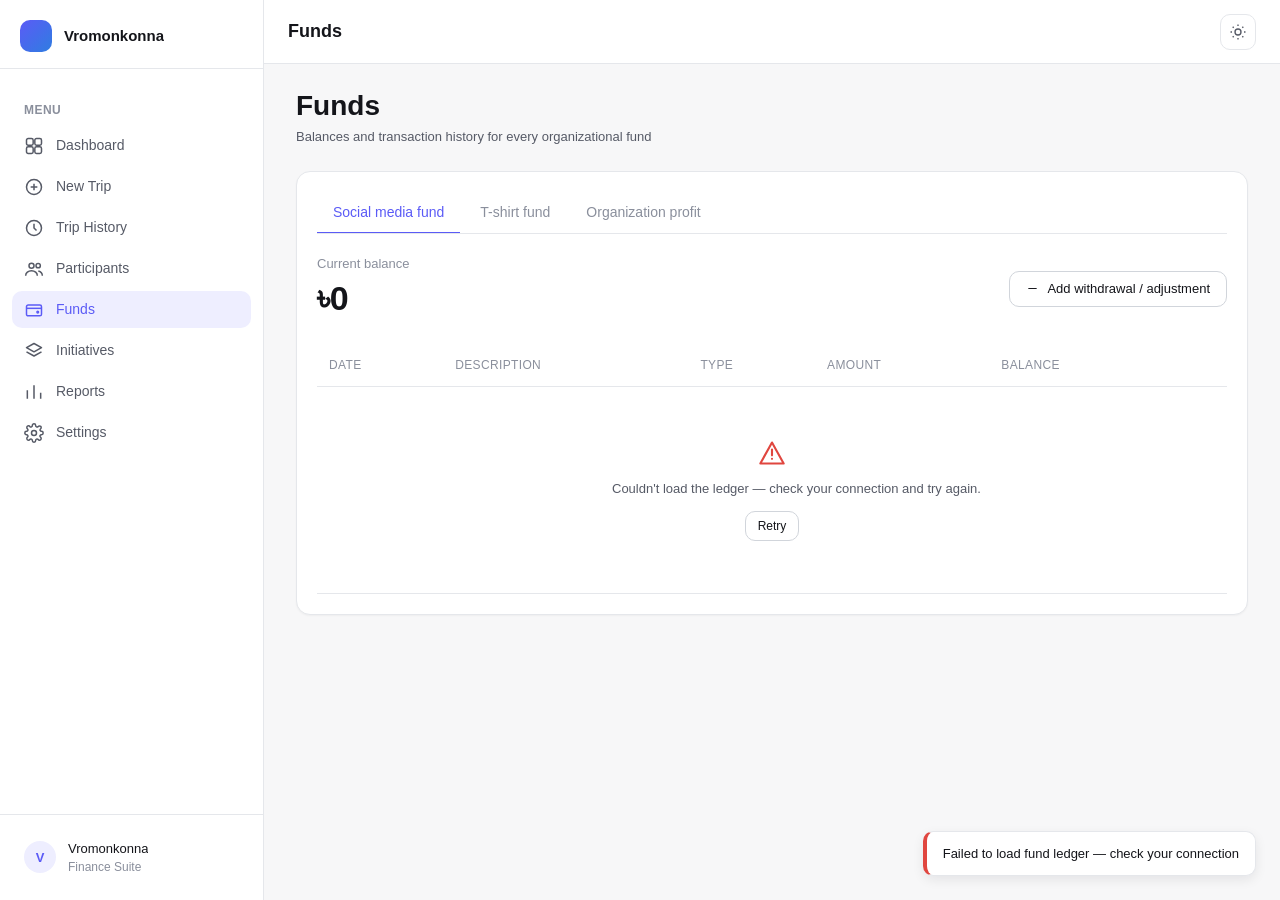
<file: pages/funds.html>
<!-- pages/funds.html — Social Media Fund, T-shirt Fund, and Organization Profit ledgers -->
<!DOCTYPE html>
<html lang="en">
<head>
  <meta charset="UTF-8" />
  <meta name="viewport" content="width=device-width, initial-scale=1.0" />
  <title>Funds · Vromonkonna Finance Suite</title>

  <link rel="stylesheet" href="../css/variables.css" />
  <link rel="stylesheet" href="../css/base.css" />
  <link rel="stylesheet" href="../css/layout.css" />
  <link rel="stylesheet" href="../css/sidebar.css" />
  <link rel="stylesheet" href="../css/components.css" />
  <link rel="stylesheet" href="../css/trip-history.css" />
  <link rel="stylesheet" href="../css/funds.css" />

</head>
<body>
  <div class="app-shell" data-sidebar-open="false">
    <div id="sidebar-slot"></div>

    <div class="app-main">
      <div id="topbar-slot"></div>

      <main class="app-content">
        <div class="page-header">
          <div class="page-header__titles">
            <h1>Funds</h1>
            <p class="page-header__subtitle">Balances and transaction history for every organizational fund</p>
          </div>
        </div>

        <div class="panel">
          <div class="fund-tabs" id="fund-tabs" role="tablist"></div>

          <div class="fund-balance-hero">
            <div>
              <div class="fund-balance-hero__label" id="fund-balance-label">Current balance</div>
              <div class="fund-balance-hero__value" id="fund-balance-value">৳0</div>
            </div>
            <button type="button" class="btn btn-secondary" id="add-withdrawal-btn">
              <i class="ti ti-minus" aria-hidden="true"></i> Add withdrawal / adjustment
            </button>
          </div>

          <div class="data-table-wrap">
            <table class="data-table">
              <thead>
                <tr>
                  <th>Date</th>
                  <th>Description</th>
                  <th>Type</th>
                  <th>Amount</th>
                  <th>Balance</th>
                  <th></th>
                </tr>
              </thead>
              <tbody id="ledger-body"></tbody>
            </table>
          </div>
          <div class="trip-history-empty" id="ledger-empty" hidden>No transactions yet for this fund.</div>
        </div>
      </main>
    </div>
  </div>

  <script type="module" src="../js/funds.js"></script>
</body>
</html>
</file>
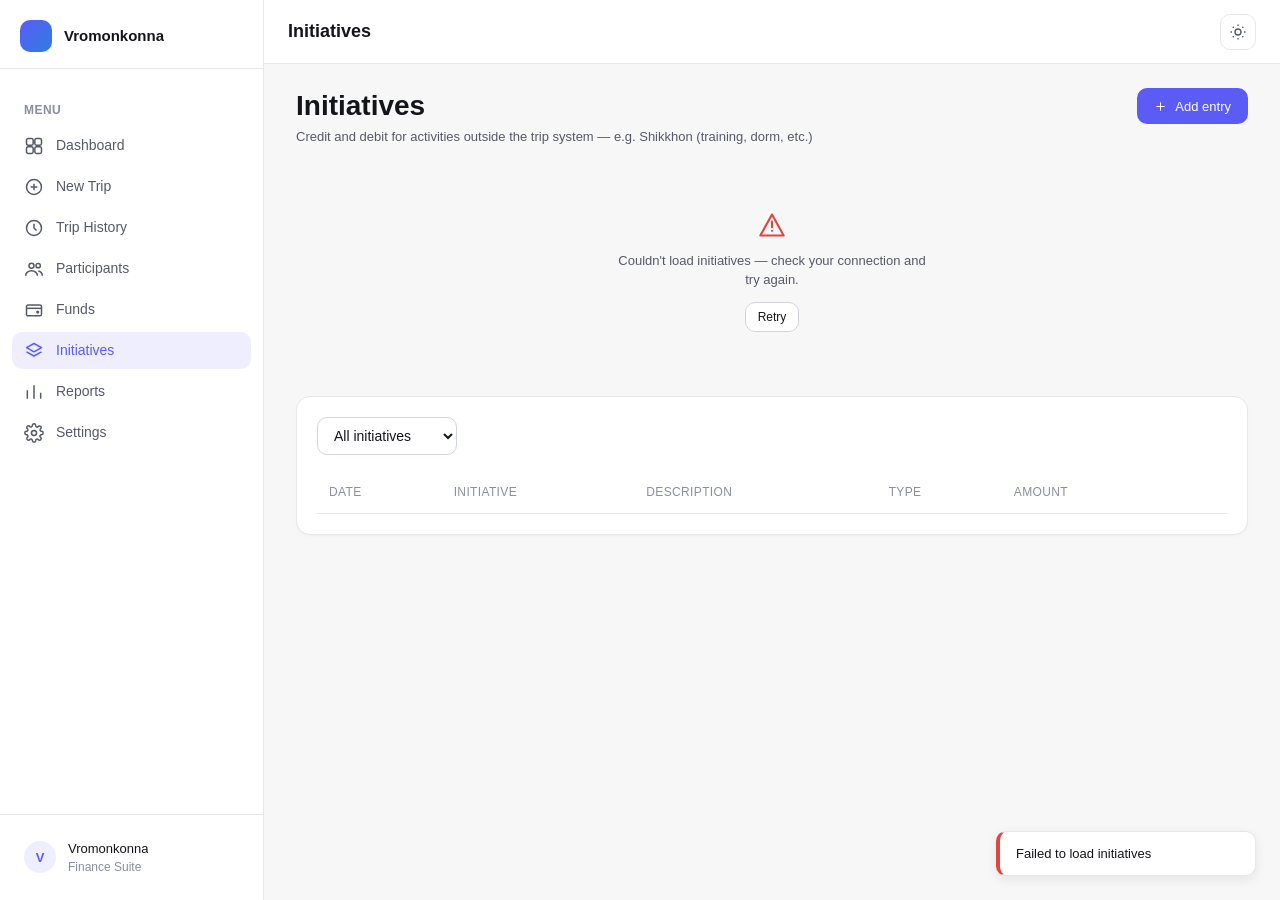
<file: pages/initiatives.html>
<!-- pages/initiatives.html — credit/debit tracking for activities outside the trip system (e.g. Shikkhon training/dorm) -->
<!DOCTYPE html>
<html lang="en">
<head>
  <meta charset="UTF-8" />
  <meta name="viewport" content="width=device-width, initial-scale=1.0" />
  <title>Initiatives · Vromonkonna Finance Suite</title>

  <link rel="stylesheet" href="../css/variables.css" />
  <link rel="stylesheet" href="../css/base.css" />
  <link rel="stylesheet" href="../css/layout.css" />
  <link rel="stylesheet" href="../css/sidebar.css" />
  <link rel="stylesheet" href="../css/components.css" />
  <link rel="stylesheet" href="../css/trip-history.css" />
  <link rel="stylesheet" href="../css/funds.css" />

</head>
<body>
  <div class="app-shell" data-sidebar-open="false">
    <div id="sidebar-slot"></div>

    <div class="app-main">
      <div id="topbar-slot"></div>

      <main class="app-content">
        <div class="page-header">
          <div class="page-header__titles">
            <h1>Initiatives</h1>
            <p class="page-header__subtitle">Credit and debit for activities outside the trip system — e.g. Shikkhon (training, dorm, etc.)</p>
          </div>
          <div class="page-header__actions">
            <button type="button" class="btn btn-primary" id="add-entry-btn">
              <i class="ti ti-plus" aria-hidden="true"></i> Add entry
            </button>
          </div>
        </div>

        <div class="stat-grid" id="stat-grid"></div>

        <div class="panel" style="margin-top: var(--space-5);">
          <div class="history-toolbar">
            <select class="field__control" id="initiative-filter" style="max-width: 260px;">
              <option value="all">All initiatives</option>
            </select>
          </div>

          <div class="data-table-wrap">
            <table class="data-table">
              <thead>
                <tr>
                  <th>Date</th>
                  <th>Initiative</th>
                  <th>Description</th>
                  <th>Type</th>
                  <th>Amount</th>
                  <th></th>
                </tr>
              </thead>
              <tbody id="entries-body"></tbody>
            </table>
          </div>
          <div class="trip-history-empty" id="entries-empty" hidden>No entries yet — add your first credit or debit above.</div>
        </div>
      </main>
    </div>
  </div>

  <script type="module" src="../js/initiatives.js"></script>
</body>
</html>
</file>
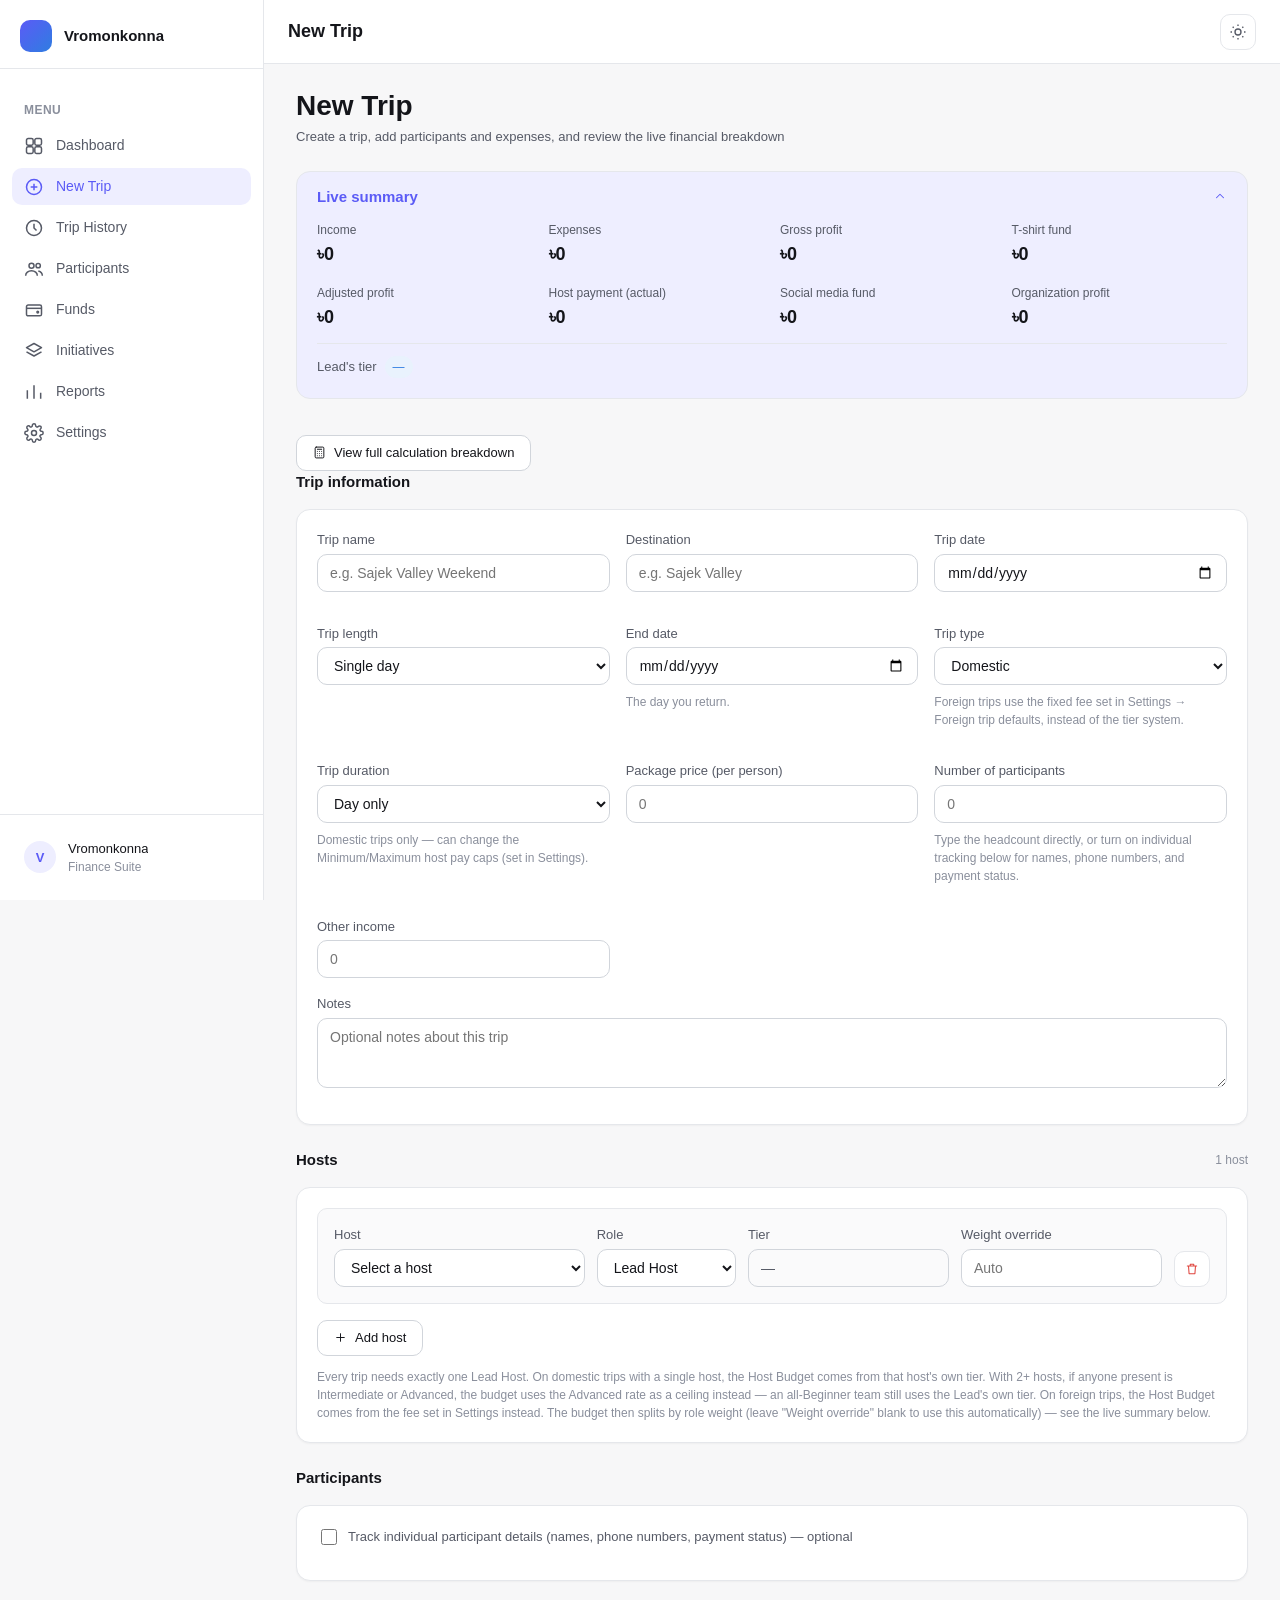
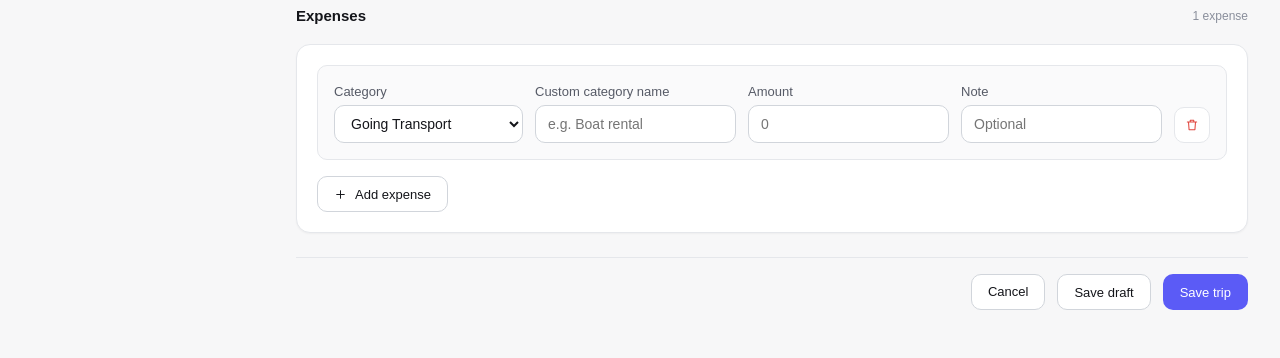
<file: pages/new-trip.html>
<!-- pages/new-trip.html — Create a new trip -->
<!DOCTYPE html>
<html lang="en">
<head>
  <meta charset="UTF-8" />
  <meta name="viewport" content="width=device-width, initial-scale=1.0" />
  <title>New Trip · Vromonkonna Finance Suite</title>

  <link rel="stylesheet" href="../css/variables.css" />
  <link rel="stylesheet" href="../css/base.css" />
  <link rel="stylesheet" href="../css/layout.css" />
  <link rel="stylesheet" href="../css/sidebar.css" />
  <link rel="stylesheet" href="../css/components.css" />
  <link rel="stylesheet" href="../css/new-trip.css" />

</head>
<body>
  <div class="app-shell" data-sidebar-open="false">
    <div id="sidebar-slot"></div>

    <div class="app-main">
      <div id="topbar-slot"></div>

      <main class="app-content">
        <div class="page-header">
          <div class="page-header__titles">
            <h1>New Trip</h1>
            <p class="page-header__subtitle">Create a trip, add participants and expenses, and review the live financial breakdown</p>
          </div>
        </div>

        <!-- Live Summary: collapsible, above the form (Option C) -->
        <div id="live-summary-slot"></div>
        <button type="button" class="btn btn-secondary" id="view-calculation-btn" style="margin-top: var(--space-3);" hidden>
          <i class="ti ti-calculator" aria-hidden="true"></i> View full calculation breakdown
        </button>

        <form id="new-trip-form" novalidate>
          <!-- Trip Information -->
          <section class="form-section">
            <div class="form-section__header">
              <span class="form-section__title">Trip information</span>
            </div>
            <div class="panel">
              <div class="field-grid">
                <div class="field">
                  <label class="field__label" for="tripName">Trip name</label>
                  <input class="field__control" type="text" id="tripName" name="tripName" placeholder="e.g. Sajek Valley Weekend" required />
                </div>
                <div class="field">
                  <label class="field__label" for="destination">Destination</label>
                  <input class="field__control" type="text" id="destination" name="destination" placeholder="e.g. Sajek Valley" required />
                </div>
                <div class="field">
                  <label class="field__label" for="tripDate" id="tripDateLabel">Trip date</label>
                  <input class="field__control" type="date" id="tripDate" name="tripDate" required />
                </div>
                <div class="field">
                  <label class="field__label" for="tripLength">Trip length</label>
                  <select class="field__control" id="tripLength" name="tripLength">
                    <option value="single">Single day</option>
                    <option value="multi">Multiple days</option>
                  </select>
                </div>
                <div class="field" id="tripEndDateField" hidden>
                  <label class="field__label" for="tripEndDate">End date</label>
                  <input class="field__control" type="date" id="tripEndDate" name="tripEndDate" />
                  <span class="field-hint">The day you return.</span>
                </div>
                <div class="field">
                  <label class="field__label" for="tripType">Trip type</label>
                  <select class="field__control" id="tripType" name="tripType">
                    <option value="domestic">Domestic</option>
                    <option value="foreign">Foreign</option>
                  </select>
                  <span class="field-hint">Foreign trips use the fixed fee set in Settings → Foreign trip defaults, instead of the tier system.</span>
                </div>
                <div class="field" id="tripDurationField">
                  <label class="field__label" for="tripDuration">Trip duration</label>
                  <select class="field__control" id="tripDuration" name="tripDuration">
                    <option value="dayOnly">Day only</option>
                    <option value="dayNight">Day, night journey</option>
                    <option value="overnight">Overnight (2-day)</option>
                  </select>
                  <span class="field-hint">Domestic trips only — can change the Minimum/Maximum host pay caps (set in Settings).</span>
                </div>
                <div class="field">
                  <label class="field__label" for="packagePrice">Package price (per person)</label>
                  <input class="field__control" type="number" id="packagePrice" name="packagePrice" min="0" step="1" placeholder="0" required />
                </div>
                <div class="field">
                  <label class="field__label" for="participantCountInput">Number of participants</label>
                  <input class="field__control" type="number" id="participantCountInput" min="0" step="1" placeholder="0" required />
                  <span class="field-hint" id="participantCountHint">Type the headcount directly, or turn on individual tracking below for names, phone numbers, and payment status.</span>
                </div>
                <div class="field">
                  <label class="field__label" for="otherIncome">Other income</label>
                  <input class="field__control" type="number" id="otherIncome" name="otherIncome" min="0" step="1" placeholder="0" />
                </div>
              </div>
              <div class="field" style="margin-top: 0;">
                <label class="field__label" for="notes">Notes</label>
                <textarea class="field__control" id="notes" name="notes" rows="3" placeholder="Optional notes about this trip" style="height: auto; padding: 10px 12px; resize: vertical;"></textarea>
              </div>
            </div>
          </section>

          <!-- Hosts -->
          <section class="form-section">
            <div class="form-section__header">
              <span class="form-section__title">Hosts</span>
              <span class="form-section__count" id="host-count-label">0 hosts</span>
            </div>
            <div class="panel">
              <div class="dynamic-row-list" id="host-rows"></div>
              <div class="host-caps-info" id="host-caps-info" hidden></div>
              <div class="empty-row-hint" id="host-empty-hint">No hosts added yet — add at least one.</div>
              <button type="button" class="btn btn-secondary" id="add-host-btn">
                <i class="ti ti-plus" aria-hidden="true"></i> Add host
              </button>
              <p class="field-hint" style="margin-top: var(--space-3);">
                Every trip needs exactly one Lead Host. On domestic trips with a single host, the Host Budget comes from that host's own tier. With 2+ hosts, if anyone present is Intermediate or Advanced, the budget uses the Advanced rate as a ceiling instead — an all-Beginner team still uses the Lead's own tier. On foreign trips, the Host Budget comes from the fee set in Settings instead. The budget then splits by role weight (leave "Weight override" blank to use this automatically) — see the live summary below.
              </p>
            </div>
          </section>

          <!-- Participants -->
          <section class="form-section">
            <div class="form-section__header">
              <span class="form-section__title">Participants</span>
              <span class="form-section__count" id="participant-count-label" hidden>0 participants</span>
            </div>
            <div class="panel">
              <label class="track-details-toggle">
                <input type="checkbox" id="track-participant-details" />
                <span>Track individual participant details (names, phone numbers, payment status) — optional</span>
              </label>
              <div id="participants-detail-section" hidden>
                <div class="dynamic-row-list" id="participant-rows"></div>
                <div class="empty-row-hint" id="participant-empty-hint">No participants added yet.</div>
                <div style="display: flex; gap: var(--space-2); flex-wrap: wrap;">
                  <button type="button" class="btn btn-secondary" id="add-participant-btn">
                    <i class="ti ti-plus" aria-hidden="true"></i> Add participant
                  </button>
                  <button type="button" class="btn btn-secondary" id="bulk-add-participants-btn">
                    <i class="ti ti-file-spreadsheet" aria-hidden="true"></i> Paste from Excel/CSV
                  </button>
                </div>
              </div>
            </div>
          </section>

          <!-- Expenses -->
          <section class="form-section">
            <div class="form-section__header">
              <span class="form-section__title">Expenses</span>
              <span class="form-section__count" id="expense-count-label">0 expenses</span>
            </div>
            <div class="panel">
              <div class="dynamic-row-list" id="expense-rows"></div>
              <div class="empty-row-hint" id="expense-empty-hint">No expenses added yet.</div>
              <button type="button" class="btn btn-secondary" id="add-expense-btn">
                <i class="ti ti-plus" aria-hidden="true"></i> Add expense
              </button>
            </div>
          </section>

          <div class="form-footer">
            <a class="btn btn-secondary" href="../index.html">Cancel</a>
            <button type="button" class="btn btn-secondary" id="save-draft-btn">Save draft</button>
            <button type="submit" class="btn btn-primary" id="save-trip-btn">Save trip</button>
          </div>
        </form>
      </main>
    </div>
  </div>

  <script type="module" src="../js/new-trip.js"></script>
</body>
</html>
</file>
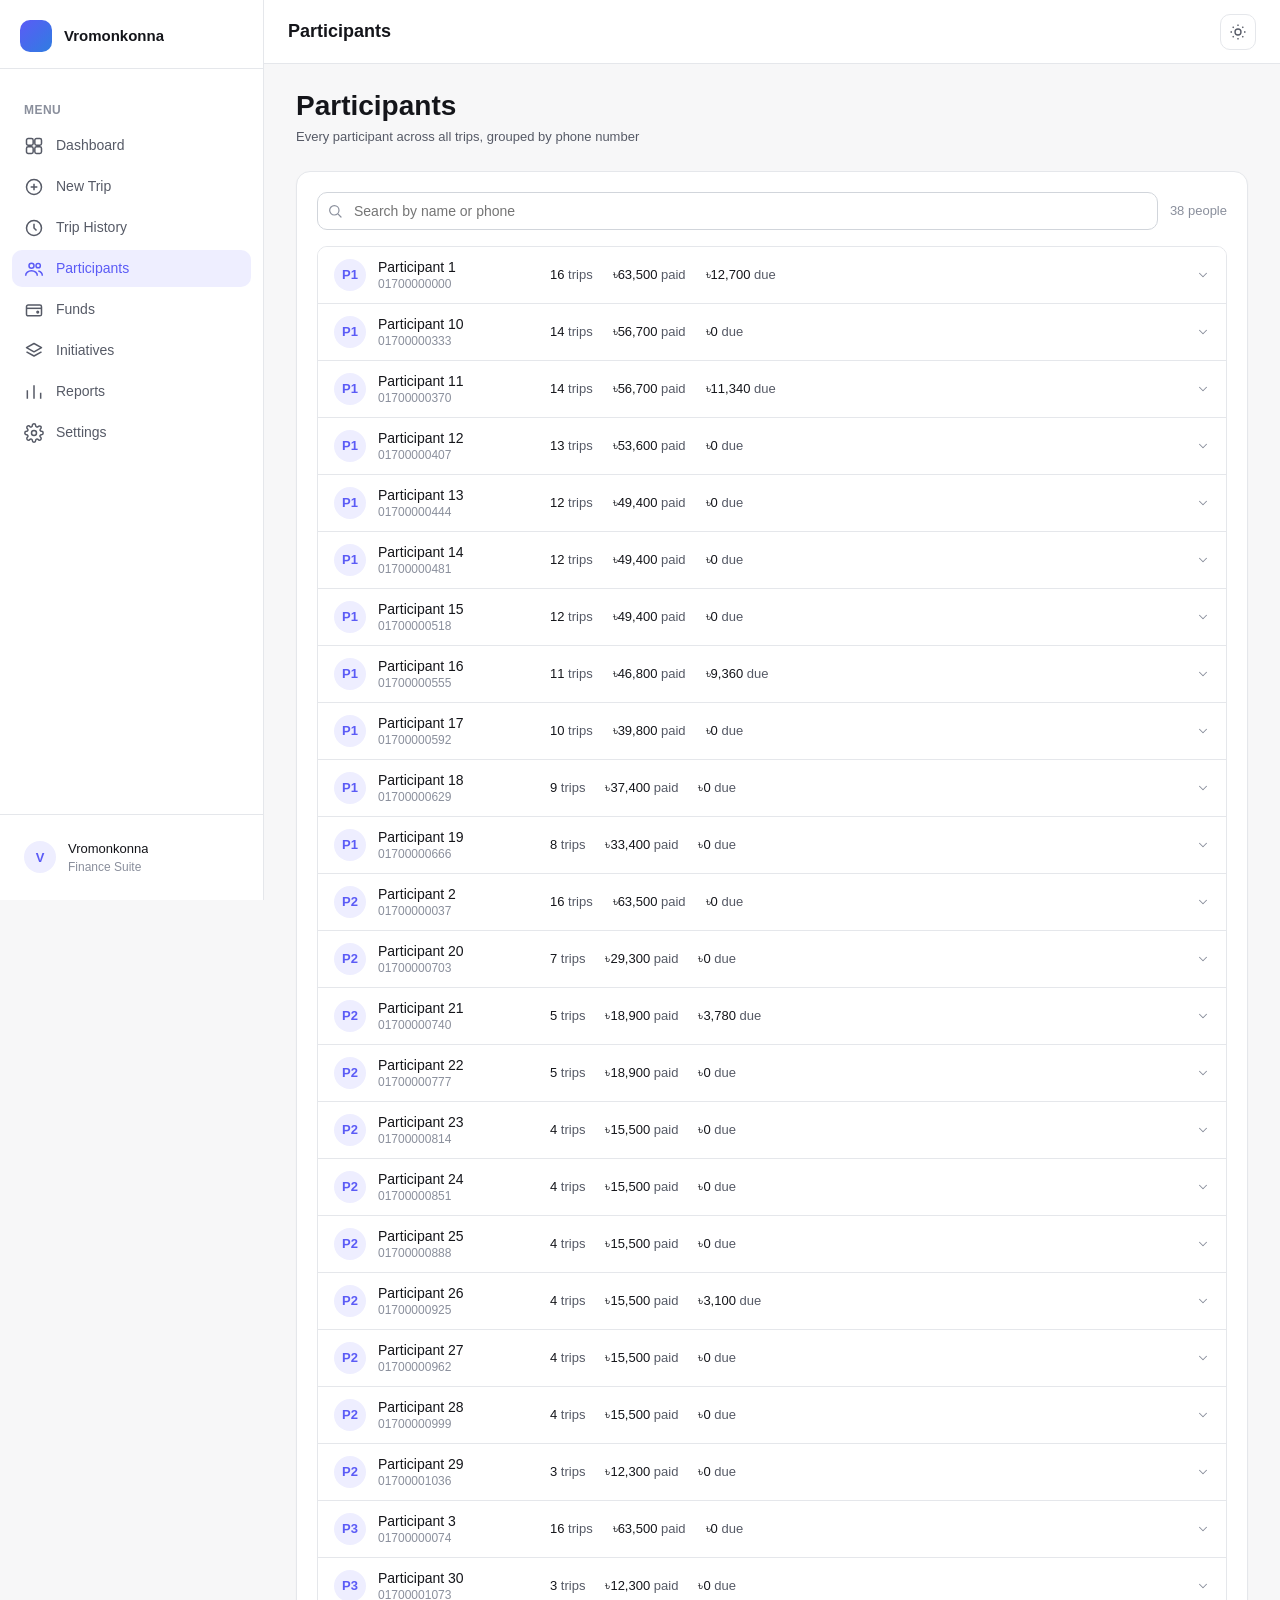
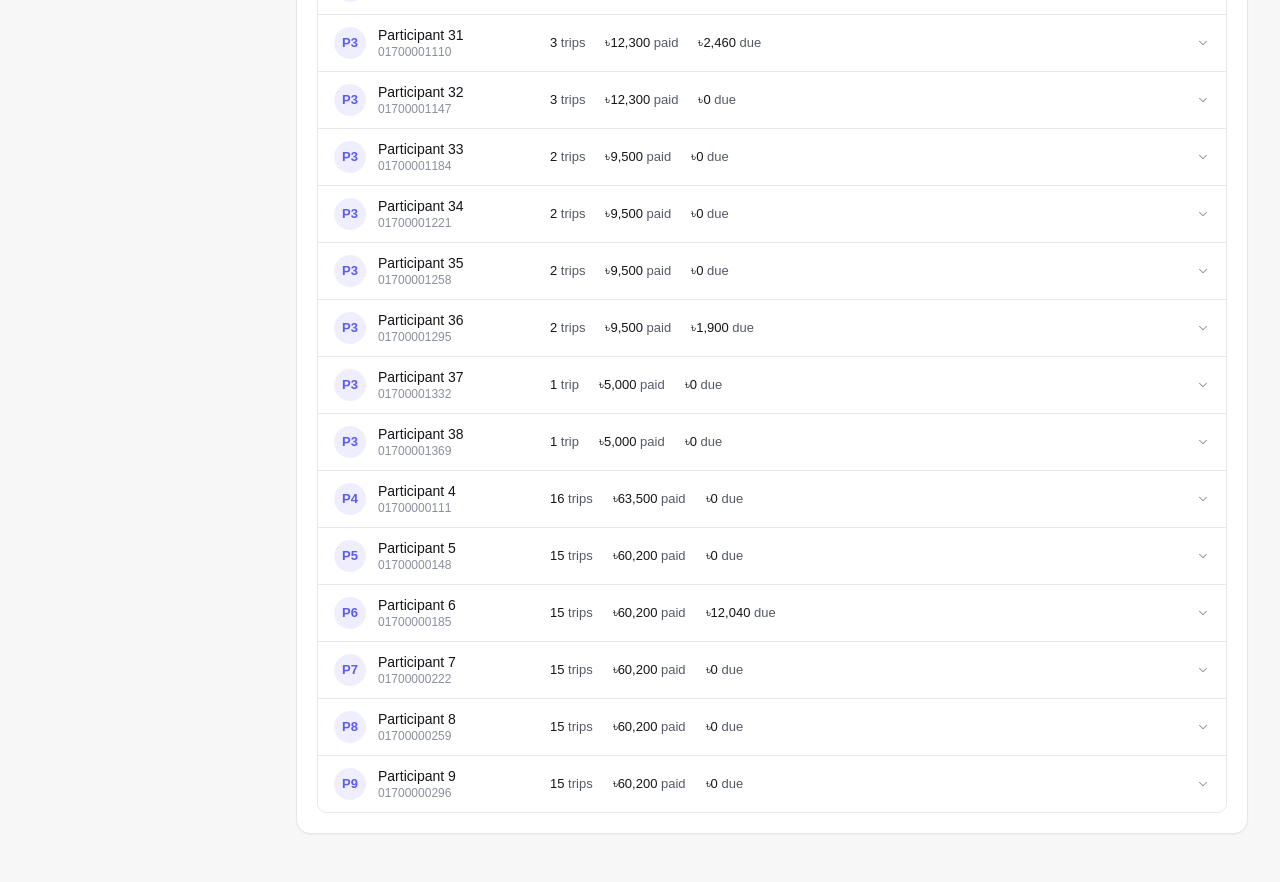
<file: pages/participants.html>
<!-- pages/participants.html — Cross-trip participant directory, keyed by phone number -->
<!DOCTYPE html>
<html lang="en">
<head>
  <meta charset="UTF-8" />
  <meta name="viewport" content="width=device-width, initial-scale=1.0" />
  <title>Participants · Vromonkonna Finance Suite</title>

  <link rel="stylesheet" href="../css/variables.css" />
  <link rel="stylesheet" href="../css/base.css" />
  <link rel="stylesheet" href="../css/layout.css" />
  <link rel="stylesheet" href="../css/sidebar.css" />
  <link rel="stylesheet" href="../css/components.css" />
  <link rel="stylesheet" href="../css/trip-history.css" />
  <link rel="stylesheet" href="../css/participants.css" />

</head>
<body>
  <div class="app-shell" data-sidebar-open="false">
    <div id="sidebar-slot"></div>

    <div class="app-main">
      <div id="topbar-slot"></div>

      <main class="app-content">
        <div class="page-header">
          <div class="page-header__titles">
            <h1>Participants</h1>
            <p class="page-header__subtitle">Every participant across all trips, grouped by phone number</p>
          </div>
        </div>

        <div class="panel">
          <div class="directory-toolbar">
            <div class="directory-toolbar__search">
              <i class="ti ti-search directory-toolbar__search-icon" aria-hidden="true"></i>
              <input class="field__control" type="search" id="directory-search" placeholder="Search by name or phone" />
            </div>
            <span class="history-toolbar__results-count" id="directory-results-count">0 people</span>
          </div>

          <div class="directory-list" id="directory-list"></div>
          <div class="directory-empty" id="directory-empty" hidden>No participants match your search.</div>
        </div>
      </main>
    </div>
  </div>

  <script type="module" src="../js/participants.js"></script>
</body>
</html>
</file>
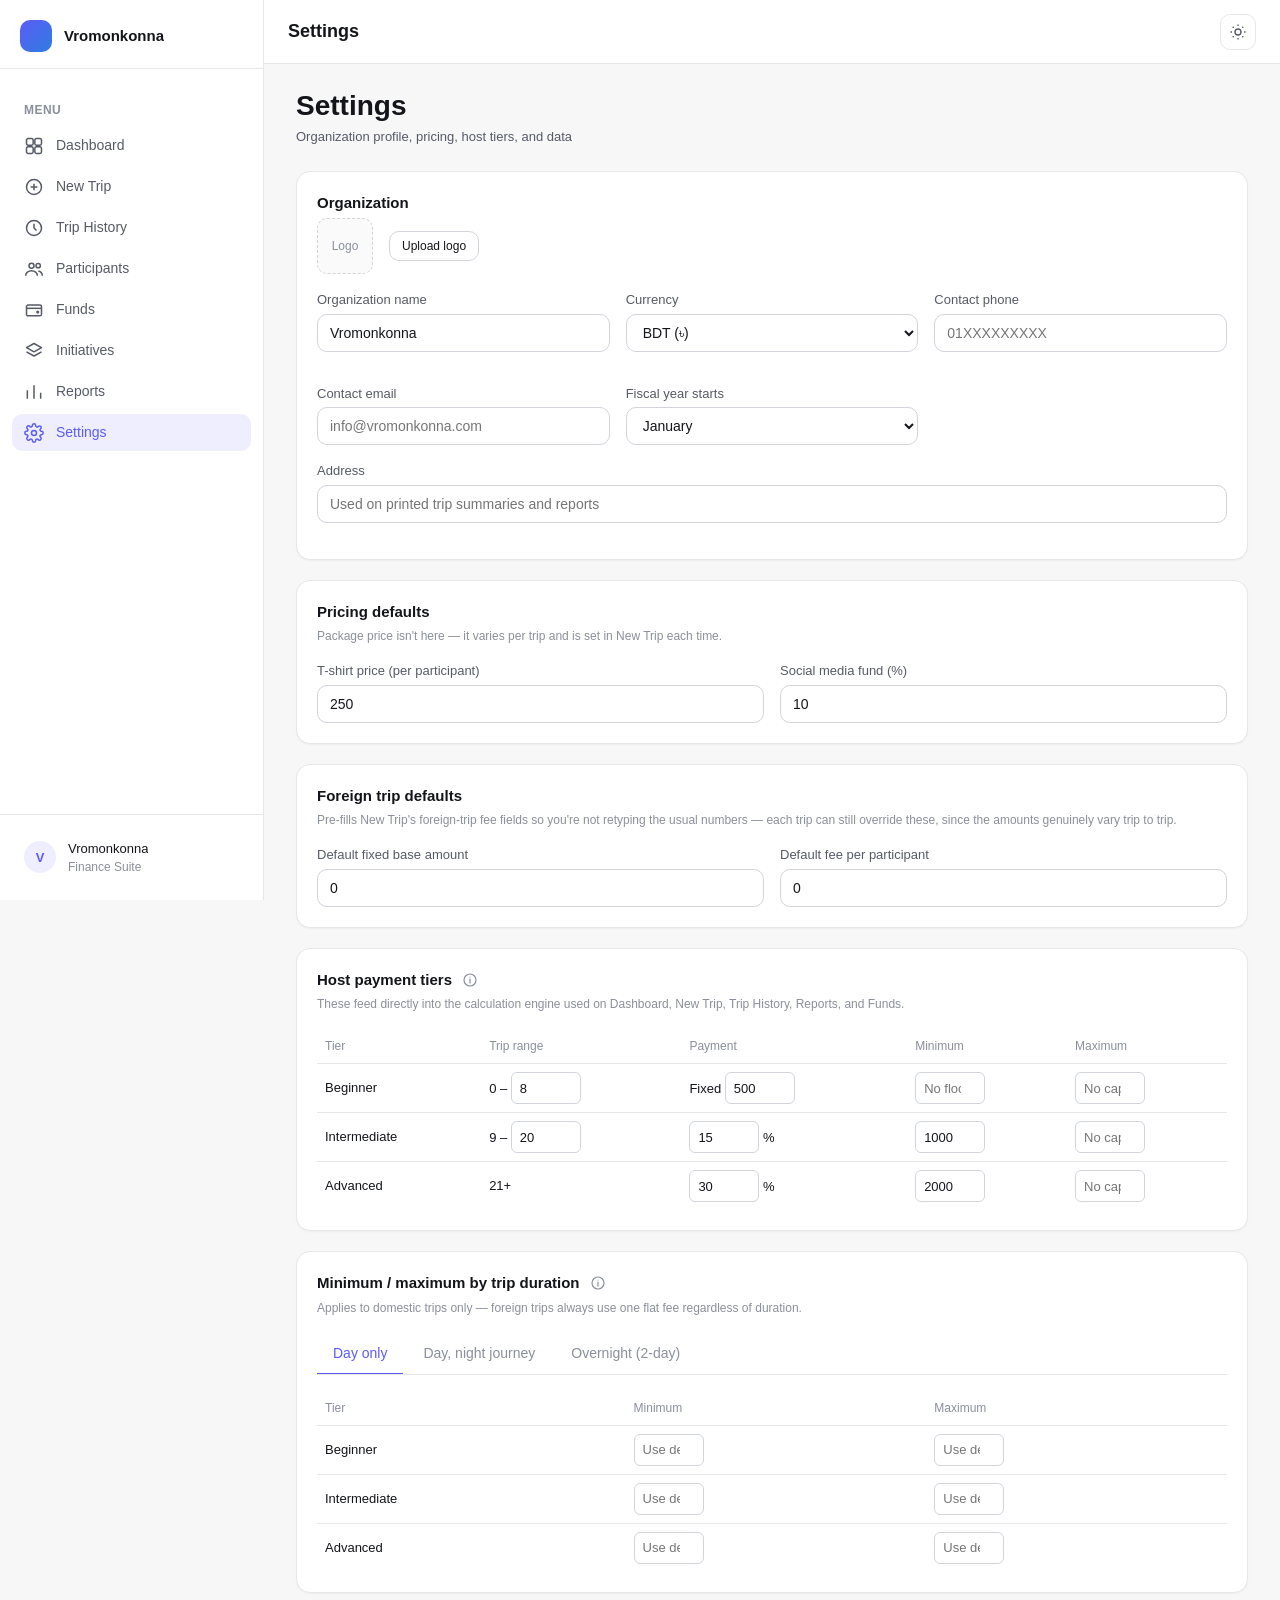
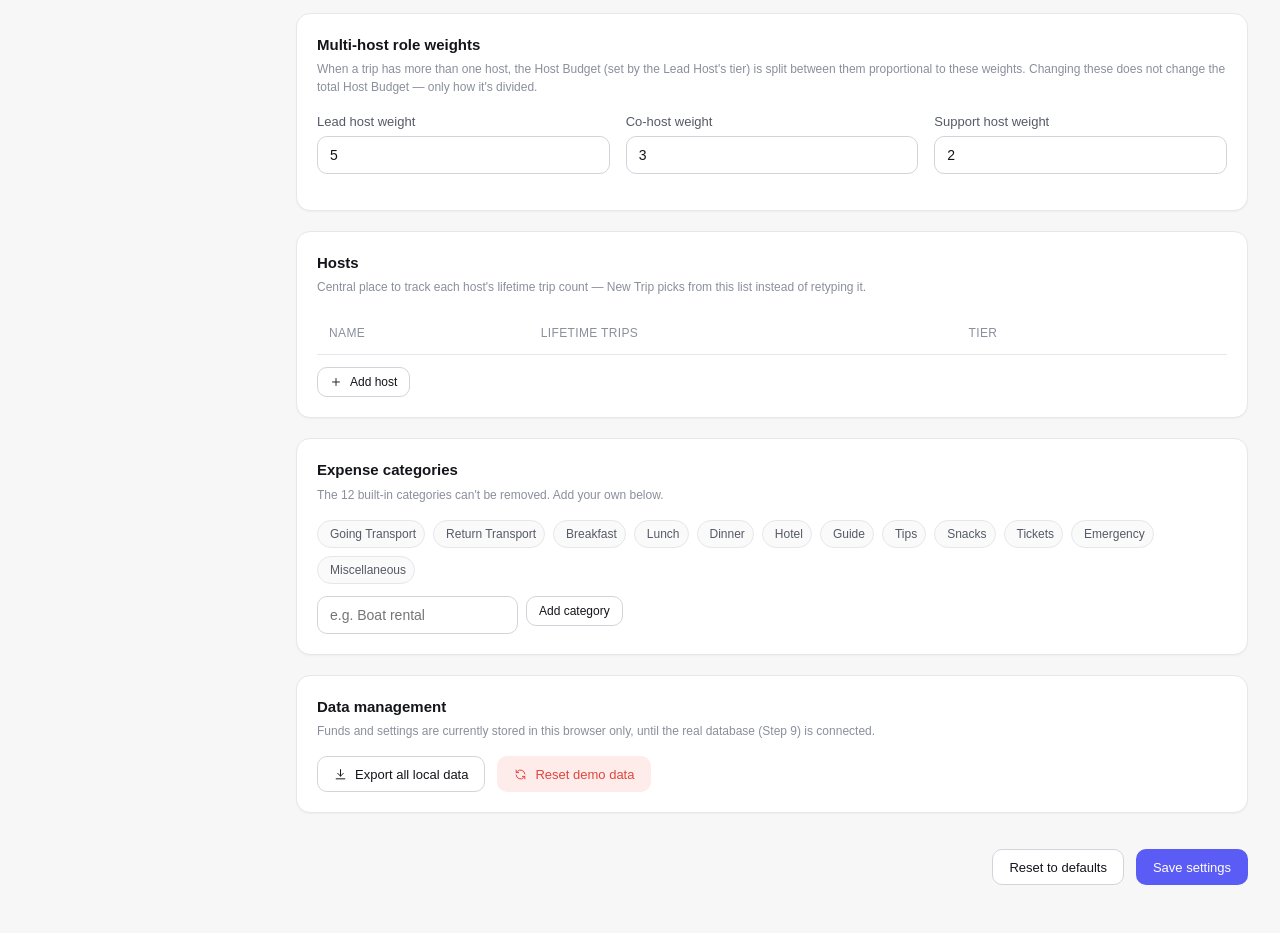
<file: pages/settings.html>
<!-- pages/settings.html — Organization profile, pricing defaults, host tiers, hosts, expense categories, data management -->
<!DOCTYPE html>
<html lang="en">
<head>
  <meta charset="UTF-8" />
  <meta name="viewport" content="width=device-width, initial-scale=1.0" />
  <title>Settings · Vromonkonna Finance Suite</title>

  <link rel="stylesheet" href="../css/variables.css" />
  <link rel="stylesheet" href="../css/base.css" />
  <link rel="stylesheet" href="../css/layout.css" />
  <link rel="stylesheet" href="../css/sidebar.css" />
  <link rel="stylesheet" href="../css/components.css" />
  <link rel="stylesheet" href="../css/new-trip.css" />
  <link rel="stylesheet" href="../css/funds.css" />
  <link rel="stylesheet" href="../css/settings.css" />

</head>
<body>
  <div class="app-shell" data-sidebar-open="false">
    <div id="sidebar-slot"></div>

    <div class="app-main">
      <div id="topbar-slot"></div>

      <main class="app-content">
        <div class="page-header">
          <div class="page-header__titles">
            <h1>Settings</h1>
            <p class="page-header__subtitle">Organization profile, pricing, host tiers, and data</p>
          </div>
        </div>

        <form id="settings-form" novalidate>
          <!-- Organization -->
          <section class="settings-section">
            <div class="panel">
              <div class="settings-section__title">Organization</div>
              <div class="logo-upload-row">
                <div class="logo-preview" id="logo-preview">Logo</div>
                <div>
                  <input type="file" id="logo-file-input" accept="image/*" class="visually-hidden" />
                  <button type="button" class="btn btn-secondary btn-sm" id="logo-upload-btn">Upload logo</button>
                </div>
              </div>
              <div class="field-grid">
                <div class="field">
                  <label class="field__label" for="orgName">Organization name</label>
                  <input class="field__control" type="text" id="orgName" />
                </div>
                <div class="field">
                  <label class="field__label" for="currency">Currency</label>
                  <select class="field__control" id="currency">
                    <option value="BDT">BDT (৳)</option>
                    <option value="USD">USD ($)</option>
                    <option value="EUR">EUR (€)</option>
                    <option value="INR">INR (₹)</option>
                  </select>
                </div>
                <div class="field">
                  <label class="field__label" for="contactPhone">Contact phone</label>
                  <input class="field__control" type="tel" id="contactPhone" placeholder="01XXXXXXXXX" />
                </div>
                <div class="field">
                  <label class="field__label" for="contactEmail">Contact email</label>
                  <input class="field__control" type="email" id="contactEmail" placeholder="info@vromonkonna.com" />
                </div>
                <div class="field">
                  <label class="field__label" for="fiscalYearStartMonth">Fiscal year starts</label>
                  <select class="field__control" id="fiscalYearStartMonth">
                    <option value="1">January</option>
                    <option value="4">April</option>
                    <option value="7">July</option>
                    <option value="10">October</option>
                  </select>
                </div>
              </div>
              <div class="field" style="margin-top: 0;">
                <label class="field__label" for="address">Address</label>
                <input class="field__control" type="text" id="address" placeholder="Used on printed trip summaries and reports" />
              </div>
            </div>
          </section>

          <!-- Pricing defaults -->
          <section class="settings-section">
            <div class="panel">
              <div class="settings-section__title">Pricing defaults</div>
              <div class="settings-section__hint">Package price isn't here — it varies per trip and is set in New Trip each time.</div>
              <div class="settings-two-col">
                <div class="field" style="margin-bottom: 0;">
                  <label class="field__label" for="tshirtPrice">T-shirt price (per participant)</label>
                  <input class="field__control" type="number" id="tshirtPrice" min="0" step="1" />
                </div>
                <div class="field" style="margin-bottom: 0;">
                  <label class="field__label" for="socialMediaFundPercent">Social media fund (%)</label>
                  <input class="field__control" type="number" id="socialMediaFundPercent" min="0" max="100" step="1" />
                </div>
              </div>
            </div>
          </section>

          <!-- Foreign trip defaults -->
          <section class="settings-section">
            <div class="panel">
              <div class="settings-section__title">Foreign trip defaults</div>
              <div class="settings-section__hint">Pre-fills New Trip's foreign-trip fee fields so you're not retyping the usual numbers — each trip can still override these, since the amounts genuinely vary trip to trip.</div>
              <div class="settings-two-col">
                <div class="field" style="margin-bottom: 0;">
                  <label class="field__label" for="defaultForeignBase">Default fixed base amount</label>
                  <input class="field__control" type="number" id="defaultForeignBase" min="0" step="1" placeholder="e.g. 20000" />
                </div>
                <div class="field" style="margin-bottom: 0;">
                  <label class="field__label" for="defaultForeignRate">Default fee per participant</label>
                  <input class="field__control" type="number" id="defaultForeignRate" min="0" step="1" placeholder="e.g. 1500" />
                </div>
              </div>
            </div>
          </section>

          <!-- Host payment tiers -->
          <section class="settings-section">
            <div class="panel">
              <div class="settings-section__title">
                Host payment tiers
                <span class="info-popover">
                  <button type="button" class="info-popover__trigger" aria-label="How host payment works">
                    <i class="ti ti-info-circle" aria-hidden="true"></i>
                  </button>
                  <div class="info-popover__panel" hidden>
                    <strong>How host payment works</strong>
                    <p>Every trip has exactly one Host Budget, no matter how many hosts are assigned to it.</p>
                    <p><strong style="font-size: inherit; display: inline;">Domestic trips, one host:</strong> the Host Budget is set entirely by that host's own tier — Beginner is a fixed amount (optionally floored/capped by its own Minimum/Maximum), Intermediate and Advanced are a percentage of Adjusted Profit with a minimum floor and optional maximum ceiling.</p>
                    <p><strong style="font-size: inherit; display: inline;">Domestic trips, 2+ hosts:</strong> if anyone on the team (any role) is Intermediate or Advanced, the budget instead uses the Advanced tier's own rate as a ceiling — the Lead's own tier no longer matters for the budget size in this case. An all-Beginner team still falls back to using the (single) Lead's own tier, same as the one-host case.</p>
                    <p><strong style="font-size: inherit; display: inline;">Foreign trips:</strong> the Host Budget comes from the fee set in Settings → Foreign trip defaults instead — no tiers involved at all.</p>
                    <p><strong style="font-size: inherit; display: inline;">Splitting it (two stages):</strong> the budget is first divided by role weight (below) — or by a custom "Weight override" typed in on New Trip for that specific trip, if you want a different split than the default (e.g. two hosts who shared the work exactly evenly). Then each host's own slice is individually floored/capped to their own tier's Minimum/Maximum. A minimum is always honored — even if that pushes the total paid above the original budget — but a maximum still caps a share downward. So the amount actually paid to hosts can differ slightly from the Host Budget number itself; that's expected, not a bug.</p>
                    <p><strong style="font-size: inherit; display: inline;">Foreign trips:</strong> the Host Budget is a fixed base amount plus a per-participant rate instead — set per trip in New Trip, not from the tiers below.</p>
                    <p>Once the total is set, it's split among every assigned host according to their Role Weight (Lead / Co-host / Support), configured just below.</p>
                  </div>
                </span>
              </div>
              <div class="settings-section__hint">These feed directly into the calculation engine used on Dashboard, New Trip, Trip History, Reports, and Funds.</div>
              <div style="overflow-x: auto;">
                <table class="host-tier-table">
                <thead>
                  <tr><th>Tier</th><th>Trip range</th><th>Payment</th><th>Minimum</th><th>Maximum</th></tr>
                </thead>
                <tbody>
                  <tr>
                    <td>Beginner</td>
                    <td>0 – <input type="number" id="beginnerMaxTrips" min="0" /></td>
                    <td>Fixed <input type="number" id="beginnerAmount" min="0" /></td>
                    <td><input type="number" id="beginnerMinimum" min="0" placeholder="No floor" /></td>
                    <td><input type="number" id="beginnerMaximum" min="0" placeholder="No cap" /></td>
                  </tr>
                  <tr>
                    <td>Intermediate</td>
                    <td><span id="intermediateMinTripsLabel"></span> – <input type="number" id="intermediateMaxTrips" min="0" /></td>
                    <td><input type="number" id="intermediatePercent" min="0" max="100" /> %</td>
                    <td><input type="number" id="intermediateMinimum" min="0" /></td>
                    <td><input type="number" id="intermediateMaximum" min="0" placeholder="No cap" /></td>
                  </tr>
                  <tr>
                    <td>Advanced</td>
                    <td><span id="advancedMinTripsLabel"></span>+</td>
                    <td><input type="number" id="advancedPercent" min="0" max="100" /> %</td>
                    <td><input type="number" id="advancedMinimum" min="0" /></td>
                    <td><input type="number" id="advancedMaximum" min="0" placeholder="No cap" /></td>
                  </tr>
                </tbody>
                </table>
              </div>
            </div>
          </section>

          <!-- Minimum/Maximum by trip duration -->
          <section class="settings-section">
            <div class="panel">
              <div class="settings-section__title">
                Minimum / maximum by trip duration
                <span class="info-popover">
                  <button type="button" class="info-popover__trigger" aria-label="How duration caps work">
                    <i class="ti ti-info-circle" aria-hidden="true"></i>
                  </button>
                  <div class="info-popover__panel" hidden>
                    <strong>Duration-specific caps</strong>
                    <p>Domestic trips only. The fixed amount / percentage from Host payment tiers above stays exactly the same — only the floor (Minimum) and ceiling (Maximum) can differ depending on how long the trip runs.</p>
                    <p>Leave a field blank to fall back to that tier's default Minimum/Maximum from the table above. You only need to fill in a field here if a specific duration should behave differently.</p>
                  </div>
                </span>
              </div>
              <div class="settings-section__hint">Applies to domestic trips only — foreign trips always use one flat fee regardless of duration.</div>

              <div class="fund-tabs" id="duration-tabs" role="tablist" style="margin-bottom: var(--space-4);">
                <button type="button" class="fund-tab" role="tab" data-duration="dayOnly" aria-selected="true">Day only</button>
                <button type="button" class="fund-tab" role="tab" data-duration="dayNight" aria-selected="false">Day, night journey</button>
                <button type="button" class="fund-tab" role="tab" data-duration="overnight" aria-selected="false">Overnight (2-day)</button>
              </div>

              <div style="overflow-x: auto;">
                <table class="host-tier-table">
                  <thead>
                    <tr><th>Tier</th><th>Minimum</th><th>Maximum</th></tr>
                  </thead>
                  <tbody>
                    <tr>
                      <td>Beginner</td>
                      <td><input type="number" id="durationCapBeginnerMin" min="0" placeholder="Use default" /></td>
                      <td><input type="number" id="durationCapBeginnerMax" min="0" placeholder="Use default" /></td>
                    </tr>
                    <tr>
                      <td>Intermediate</td>
                      <td><input type="number" id="durationCapIntermediateMin" min="0" placeholder="Use default" /></td>
                      <td><input type="number" id="durationCapIntermediateMax" min="0" placeholder="Use default" /></td>
                    </tr>
                    <tr>
                      <td>Advanced</td>
                      <td><input type="number" id="durationCapAdvancedMin" min="0" placeholder="Use default" /></td>
                      <td><input type="number" id="durationCapAdvancedMax" min="0" placeholder="Use default" /></td>
                    </tr>
                  </tbody>
                </table>
              </div>
            </div>
          </section>

          <!-- Multi-Host Role Weights -->
          <section class="settings-section">
            <div class="panel">
              <div class="settings-section__title">Multi-host role weights</div>
              <div class="settings-section__hint">When a trip has more than one host, the Host Budget (set by the Lead Host's tier) is split between them proportional to these weights. Changing these does not change the total Host Budget — only how it's divided.</div>
              <div class="field-grid">
                <div class="field">
                  <label class="field__label" for="leadWeight">Lead host weight</label>
                  <input class="field__control" type="number" id="leadWeight" min="0" step="1" />
                </div>
                <div class="field">
                  <label class="field__label" for="coHostWeight">Co-host weight</label>
                  <input class="field__control" type="number" id="coHostWeight" min="0" step="1" />
                </div>
                <div class="field">
                  <label class="field__label" for="supportWeight">Support host weight</label>
                  <input class="field__control" type="number" id="supportWeight" min="0" step="1" />
                </div>
              </div>
            </div>
          </section>

          <!-- Hosts directory -->
          <section class="settings-section">
            <div class="panel">
              <div class="settings-section__title">Hosts</div>
              <div class="settings-section__hint">Central place to track each host's lifetime trip count — New Trip picks from this list instead of retyping it.</div>
              <div class="data-table-wrap">
                <table class="data-table">
                  <thead>
                    <tr><th>Name</th><th>Lifetime trips</th><th>Tier</th><th></th></tr>
                  </thead>
                  <tbody id="hosts-table-body"></tbody>
                </table>
              </div>
              <button type="button" class="btn btn-secondary btn-sm" id="add-host-btn" style="margin-top: var(--space-3);">
                <i class="ti ti-plus" aria-hidden="true"></i> Add host
              </button>
            </div>
          </section>

          <!-- Expense categories -->
          <section class="settings-section">
            <div class="panel">
              <div class="settings-section__title">Expense categories</div>
              <div class="settings-section__hint">The 12 built-in categories can't be removed. Add your own below.</div>
              <div class="chip-list" id="expense-category-chips"></div>
              <div style="display:flex; gap: var(--space-2);">
                <input class="field__control" type="text" id="new-category-input" placeholder="e.g. Boat rental" style="max-width: 240px;" />
                <button type="button" class="btn btn-secondary btn-sm" id="add-category-btn">Add category</button>
              </div>
            </div>
          </section>

          <!-- Data management -->
          <section class="settings-section">
            <div class="panel">
              <div class="settings-section__title">Data management</div>
              <div class="settings-section__hint">Funds and settings are currently stored in this browser only, until the real database (Step 9) is connected.</div>
              <div style="display: flex; gap: var(--space-3); flex-wrap: wrap;">
                <button type="button" class="btn btn-secondary" id="export-local-data-btn">
                  <i class="ti ti-download" aria-hidden="true"></i> Export all local data
                </button>
                <button type="button" class="btn btn-danger" id="reset-demo-data-btn">
                  <i class="ti ti-refresh" aria-hidden="true"></i> Reset demo data
                </button>
              </div>
            </div>
          </section>

          <div class="settings-footer">
            <button type="button" class="btn btn-secondary" id="reset-defaults-btn">Reset to defaults</button>
            <button type="submit" class="btn btn-primary">Save settings</button>
          </div>
        </form>
      </main>
    </div>
  </div>

  <script type="module" src="../js/settings.js"></script>
</body>
</html>
</file>
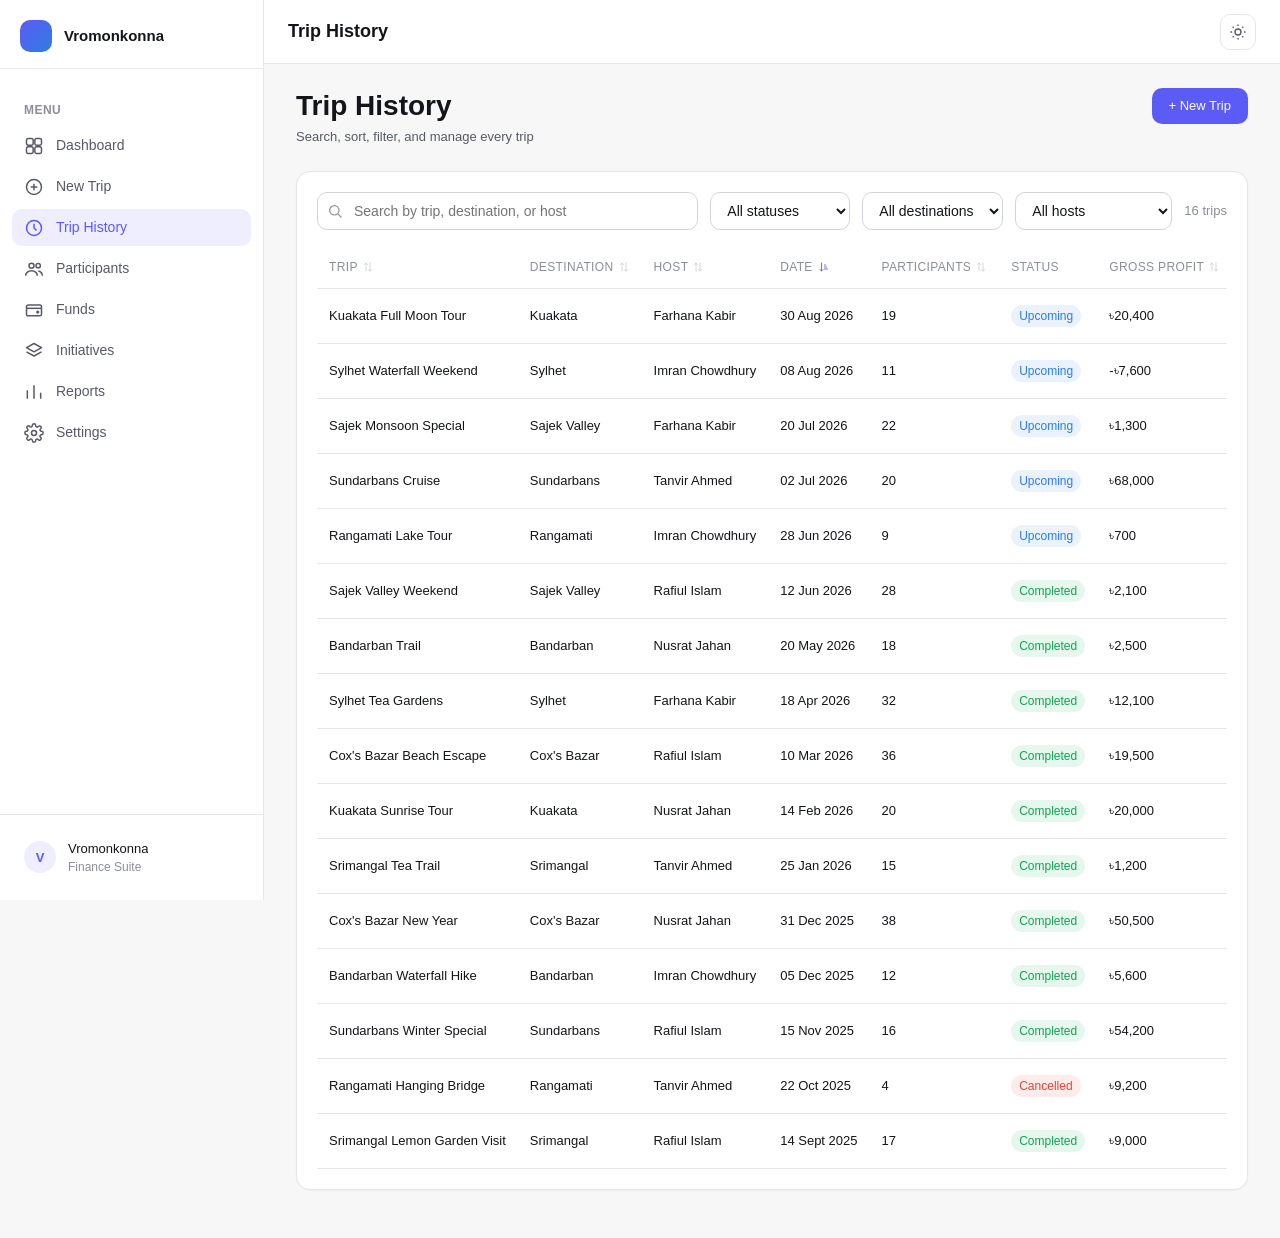
<file: pages/trip-history.html>
<!-- pages/trip-history.html — Browse, search, filter, and manage past/upcoming trips -->
<!DOCTYPE html>
<html lang="en">
<head>
  <meta charset="UTF-8" />
  <meta name="viewport" content="width=device-width, initial-scale=1.0" />
  <title>Trip History · Vromonkonna Finance Suite</title>

  <link rel="stylesheet" href="../css/variables.css" />
  <link rel="stylesheet" href="../css/base.css" />
  <link rel="stylesheet" href="../css/layout.css" />
  <link rel="stylesheet" href="../css/sidebar.css" />
  <link rel="stylesheet" href="../css/components.css" />
  <link rel="stylesheet" href="../css/trip-history.css" />

</head>
<body>
  <div class="app-shell" data-sidebar-open="false">
    <div id="sidebar-slot"></div>

    <div class="app-main">
      <div id="topbar-slot"></div>

      <main class="app-content">
        <div class="page-header">
          <div class="page-header__titles">
            <h1>Trip History</h1>
            <p class="page-header__subtitle">Search, sort, filter, and manage every trip</p>
          </div>
          <div class="page-header__actions">
            <a class="btn btn-primary" href="new-trip.html">+ New Trip</a>
          </div>
        </div>

        <div class="panel">
          <div class="history-toolbar">
            <div class="history-toolbar__search">
              <i class="ti ti-search history-toolbar__search-icon" aria-hidden="true"></i>
              <input class="field__control" type="search" id="search-input" placeholder="Search by trip, destination, or host" />
            </div>
            <select id="status-filter" aria-label="Filter by status">
              <option value="all">All statuses</option>
              <option value="Completed">Completed</option>
              <option value="Upcoming">Upcoming</option>
              <option value="Cancelled">Cancelled</option>
            </select>
            <select id="destination-filter" aria-label="Filter by destination">
              <option value="all">All destinations</option>
            </select>
            <select id="host-filter" aria-label="Filter by host">
              <option value="all">All hosts</option>
            </select>
            <span class="history-toolbar__results-count" id="results-count">16 trips</span>
          </div>

          <div class="data-table-wrap">
            <table class="data-table">
              <thead>
                <tr>
                  <th class="sortable-th" data-sort-key="tripName">
                    <span class="sortable-th__inner">Trip <i class="ti ti-arrows-sort sortable-th__icon" aria-hidden="true"></i></span>
                  </th>
                  <th class="sortable-th" data-sort-key="destination">
                    <span class="sortable-th__inner">Destination <i class="ti ti-arrows-sort sortable-th__icon" aria-hidden="true"></i></span>
                  </th>
                  <th class="sortable-th" data-sort-key="hostName">
                    <span class="sortable-th__inner">Host <i class="ti ti-arrows-sort sortable-th__icon" aria-hidden="true"></i></span>
                  </th>
                  <th class="sortable-th" data-sort-key="tripDate">
                    <span class="sortable-th__inner">Date <i class="ti ti-arrows-sort sortable-th__icon" aria-hidden="true"></i></span>
                  </th>
                  <th class="sortable-th" data-sort-key="participantCount">
                    <span class="sortable-th__inner">Participants <i class="ti ti-arrows-sort sortable-th__icon" aria-hidden="true"></i></span>
                  </th>
                  <th>Status</th>
                  <th class="sortable-th" data-sort-key="financials.grossProfit">
                    <span class="sortable-th__inner">Gross profit <i class="ti ti-arrows-sort sortable-th__icon" aria-hidden="true"></i></span>
                  </th>
                  <th class="sortable-th" data-sort-key="financials.organizationProfit">
                    <span class="sortable-th__inner">Org profit <i class="ti ti-arrows-sort sortable-th__icon" aria-hidden="true"></i></span>
                  </th>
                  <th>Actions</th>
                </tr>
              </thead>
              <tbody id="trip-table-body">
                <!-- Rows rendered by js/trip-history.js -->
              </tbody>
            </table>
          </div>

          <div class="trip-history-empty" id="empty-state" hidden>
            No trips match your search or filters.
          </div>
        </div>
      </main>
    </div>
  </div>

  <script type="module" src="../js/trip-history.js"></script>
</body>
</html>
</file>
<file: css/variables.css>
/* variables.css
 * Design tokens for Vromonkonna Finance Suite.
 * Single source of truth for color, spacing, radius, shadow, and type scale.
 * Every other stylesheet must consume these tokens instead of hard-coded values.
 */

:root {
  /* ---------- Brand & Semantic Colors (Light) ---------- */
  --color-bg: #f7f7f8;
  --color-surface: #ffffff;
  --color-surface-alt: #fafafb;
  --color-border: #e5e7eb;
  --color-border-strong: #d1d5db;

  --color-text-primary: #14151a;
  --color-text-secondary: #565a66;
  --color-text-muted: #8a8f9c;
  --color-text-inverse: #ffffff;

  --color-accent: #5b5bf6;
  --color-accent-hover: #4747e0;
  --color-accent-soft: #eeeeff;

  --color-success: #12a454;
  --color-success-soft: #e6f7ed;
  --color-warning: #d78c1f;
  --color-warning-soft: #fdf3e2;
  --color-danger: #e0463f;
  --color-danger-soft: #fdecea;
  --color-info: #2f7de1;
  --color-info-soft: #e9f2fd;

  /* Fund-specific accent colors (used for cards/charts) */
  --color-fund-org: #5b5bf6;
  --color-fund-social: #2f7de1;
  --color-fund-tshirt: #d78c1f;
  --color-fund-host: #12a454;

  /* ---------- Elevation ---------- */
  --shadow-xs: 0 1px 2px rgba(16, 17, 22, 0.04);
  --shadow-sm: 0 1px 3px rgba(16, 17, 22, 0.06), 0 1px 2px rgba(16, 17, 22, 0.04);
  --shadow-md: 0 4px 12px rgba(16, 17, 22, 0.08);
  --shadow-lg: 0 12px 32px rgba(16, 17, 22, 0.12);

  /* ---------- Radius ---------- */
  --radius-sm: 6px;
  --radius-md: 10px;
  --radius-lg: 14px;
  --radius-full: 999px;

  /* ---------- Spacing scale (4px base) ---------- */
  --space-1: 4px;
  --space-2: 8px;
  --space-3: 12px;
  --space-4: 16px;
  --space-5: 20px;
  --space-6: 24px;
  --space-8: 32px;
  --space-10: 40px;
  --space-12: 48px;
  --space-16: 64px;

  /* ---------- Typography ---------- */
  --font-family-base: -apple-system, BlinkMacSystemFont, "Inter", "Segoe UI", Roboto, Helvetica, Arial, sans-serif;
  --font-family-mono: "SFMono-Regular", Consolas, "Liberation Mono", Menlo, monospace;

  --font-size-xs: 12px;
  --font-size-sm: 13px;
  --font-size-base: 14px;
  --font-size-md: 15px;
  --font-size-lg: 18px;
  --font-size-xl: 22px;
  --font-size-2xl: 28px;
  --font-size-3xl: 34px;

  --font-weight-regular: 400;
  --font-weight-medium: 500;
  --font-weight-semibold: 600;
  --font-weight-bold: 700;

  --line-height-tight: 1.25;
  --line-height-normal: 1.5;

  /* ---------- Layout ---------- */
  --sidebar-width: 264px;
  --sidebar-width-collapsed: 76px;
  --topbar-height: 64px;
  --content-max-width: 1440px;

  /* ---------- Motion ---------- */
  --transition-fast: 120ms ease;
  --transition-base: 200ms ease;
  --transition-slow: 320ms ease;

  /* ---------- Z-index scale ---------- */
  --z-sidebar: 100;
  --z-topbar: 90;
  --z-modal: 1000;
  --z-toast: 1100;
}

/* ---------- Dark Mode Overrides ---------- */
:root[data-theme="dark"] {
  --color-bg: #0f1015;
  --color-surface: #17181f;
  --color-surface-alt: #1d1e26;
  --color-border: #2a2c36;
  --color-border-strong: #383b47;

  --color-text-primary: #f3f4f6;
  --color-text-secondary: #b0b3bf;
  --color-text-muted: #6f7280;
  --color-text-inverse: #14151a;

  --color-accent: #7c7cf9;
  --color-accent-hover: #9090fa;
  --color-accent-soft: #23233f;

  --color-success: #2fd57e;
  --color-success-soft: #103322;
  --color-warning: #f0a63b;
  --color-warning-soft: #3a2c11;
  --color-danger: #f16b64;
  --color-danger-soft: #3a1917;
  --color-info: #5a9dee;
  --color-info-soft: #112b45;

  --shadow-xs: 0 1px 2px rgba(0, 0, 0, 0.24);
  --shadow-sm: 0 1px 3px rgba(0, 0, 0, 0.3);
  --shadow-md: 0 4px 12px rgba(0, 0, 0, 0.36);
  --shadow-lg: 0 12px 32px rgba(0, 0, 0, 0.48);
}
</file>
<file: css/base.css>
/* base.css
 * Global reset + base typography.
 * No component-specific styling belongs here — see components.css.
 */

*,
*::before,
*::after {
  box-sizing: border-box;
}

html,
body {
  height: 100%;
}

body {
  margin: 0;
  font-family: var(--font-family-base);
  font-size: var(--font-size-base);
  color: var(--color-text-primary);
  background-color: var(--color-bg);
  line-height: var(--line-height-normal);
  -webkit-font-smoothing: antialiased;
  transition: background-color var(--transition-base), color var(--transition-base);
}

h1, h2, h3, h4, h5, h6 {
  margin: 0;
  font-weight: var(--font-weight-semibold);
  line-height: var(--line-height-tight);
  color: var(--color-text-primary);
}

p {
  margin: 0;
}

a {
  color: var(--color-accent);
  text-decoration: none;
}

a:hover {
  color: var(--color-accent-hover);
}

ul, ol {
  margin: 0;
  padding: 0;
  list-style: none;
}

button {
  font-family: inherit;
  cursor: pointer;
}

input, select, textarea, button {
  font-family: inherit;
  font-size: inherit;
  color: inherit;
}

img {
  max-width: 100%;
  display: block;
}

/* Applied to <body> while the mobile sidebar drawer is open, so the page
   behind it can't scroll — without this, some in-app browsers (e.g.
   WhatsApp's) mis-render `position: fixed` and the drawer visually
   scrolls away with the underlying page instead of staying pinned. */
body.sidebar-scroll-locked {
  overflow: hidden;
}

/* Inline-SVG icon sizing — see components/icons.js. Icons inherit color
   via currentColor and size via 1em, same as the webfont approach they
   replaced, so no other CSS needed to change. */
i.ti {
  display: inline-flex;
  align-items: center;
  justify-content: center;
  width: 1em;
  height: 1em;
  vertical-align: -0.125em;
  flex-shrink: 0;
}

i.ti svg {
  width: 100%;
  height: 100%;
  display: block;
}

svg {
  display: block;
}

::-webkit-scrollbar {
  width: 8px;
  height: 8px;
}

::-webkit-scrollbar-track {
  background: transparent;
}

::-webkit-scrollbar-thumb {
  background: var(--color-border-strong);
  border-radius: var(--radius-full);
}

.visually-hidden {
  position: absolute;
  width: 1px;
  height: 1px;
  overflow: hidden;
  clip: rect(0, 0, 0, 0);
  white-space: nowrap;
}
</file>
<file: css/layout.css>
/* layout.css
 * Defines the overall app shell: sidebar + topbar + main content area.
 * Page-specific content styling lives in its own stylesheet (e.g. dashboard.css).
 */

.app-shell {
  display: grid;
  grid-template-columns: var(--sidebar-width) 1fr;
  min-height: 100vh;
}

.app-shell[data-sidebar-collapsed="true"] {
  grid-template-columns: var(--sidebar-width-collapsed) 1fr;
}

.app-main {
  display: flex;
  flex-direction: column;
  min-width: 0;
}

.app-content {
  flex: 1;
  padding: var(--space-6) var(--space-8) var(--space-12);
  max-width: var(--content-max-width);
  width: 100%;
  margin: 0 auto;
}

.page-header {
  display: flex;
  align-items: flex-start;
  justify-content: space-between;
  gap: var(--space-4);
  margin-bottom: var(--space-6);
  flex-wrap: wrap;
}

.page-header__titles h1 {
  font-size: var(--font-size-2xl);
}

.page-header__subtitle {
  margin-top: var(--space-1);
  color: var(--color-text-secondary);
  font-size: var(--font-size-sm);
}

.page-header__actions {
  display: flex;
  gap: var(--space-3);
  align-items: center;
}

/* ---------- Responsive breakpoints ---------- */

/* Tablet: sidebar collapses to icon rail by default */
@media (max-width: 1024px) {
  .app-shell {
    grid-template-columns: var(--sidebar-width-collapsed) 1fr;
  }
  .app-content {
    padding: var(--space-5) var(--space-5) var(--space-10);
  }
}

/* Mobile: sidebar becomes an off-canvas drawer */
@media (max-width: 720px) {
  .app-shell {
    grid-template-columns: 1fr;
  }
  .sidebar {
    position: fixed;
    top: 0;
    left: 0;
    height: 100vh;
    height: 100dvh;
    transform: translateX(-100%);
    transition: transform var(--transition-slow);
    z-index: var(--z-sidebar);
  }
  .app-shell[data-sidebar-open="true"] .sidebar {
    transform: translateX(0);
  }
  .sidebar-scrim {
    position: fixed;
    inset: 0;
    background: rgba(15, 16, 21, 0.4);
    opacity: 0;
    pointer-events: none;
    transition: opacity var(--transition-slow);
    z-index: calc(var(--z-sidebar) - 1);
  }
  .app-shell[data-sidebar-open="true"] .sidebar-scrim {
    opacity: 1;
    pointer-events: auto;
  }
  .app-content {
    padding: var(--space-4) var(--space-4) var(--space-10);
  }
}
</file>
<file: css/sidebar.css>
/* sidebar.css
 * Styling for the primary navigation sidebar component.
 * Markup is generated by components/sidebar.js.
 */

.sidebar {
  background-color: var(--color-surface);
  border-right: 1px solid var(--color-border);
  display: flex;
  flex-direction: column;
  height: 100vh;
  position: sticky;
  top: 0;
}

.sidebar__brand {
  display: flex;
  align-items: center;
  gap: var(--space-3);
  padding: var(--space-5) var(--space-5) var(--space-4);
  border-bottom: 1px solid var(--color-border);
}

.sidebar__brand-mark {
  width: 32px;
  height: 32px;
  border-radius: var(--radius-md);
  background: linear-gradient(135deg, var(--color-accent), var(--color-fund-social));
  flex-shrink: 0;
}

.sidebar__brand-name {
  font-weight: var(--font-weight-semibold);
  font-size: var(--font-size-md);
  white-space: nowrap;
  overflow: hidden;
  text-overflow: ellipsis;
}

.sidebar__nav {
  flex: 1;
  overflow-y: auto;
  padding: var(--space-4) var(--space-3);
  display: flex;
  flex-direction: column;
  gap: var(--space-1);
}

.sidebar__section-label {
  font-size: var(--font-size-xs);
  font-weight: var(--font-weight-semibold);
  text-transform: uppercase;
  letter-spacing: 0.04em;
  color: var(--color-text-muted);
  padding: var(--space-4) var(--space-3) var(--space-1);
}

.nav-item {
  display: flex;
  align-items: center;
  gap: var(--space-3);
  padding: var(--space-2) var(--space-3);
  border-radius: var(--radius-md);
  color: var(--color-text-secondary);
  font-size: var(--font-size-base);
  font-weight: var(--font-weight-medium);
  transition: background-color var(--transition-fast), color var(--transition-fast);
  white-space: nowrap;
}

.nav-item:hover {
  background-color: var(--color-surface-alt);
  color: var(--color-text-primary);
}

.nav-item[aria-current="page"] {
  background-color: var(--color-accent-soft);
  color: var(--color-accent);
}

.nav-item__icon {
  width: 20px;
  height: 20px;
  flex-shrink: 0;
  display: inline-flex;
  align-items: center;
  justify-content: center;
}

.nav-item__label {
  overflow: hidden;
  text-overflow: ellipsis;
}

.sidebar__footer {
  border-top: 1px solid var(--color-border);
  padding: var(--space-4);
}

.sidebar__org {
  display: flex;
  align-items: center;
  gap: var(--space-3);
  padding: var(--space-2);
  border-radius: var(--radius-md);
}

.sidebar__org-avatar {
  width: 32px;
  height: 32px;
  border-radius: var(--radius-full);
  background-color: var(--color-accent-soft);
  color: var(--color-accent);
  display: flex;
  align-items: center;
  justify-content: center;
  font-weight: var(--font-weight-semibold);
  font-size: var(--font-size-sm);
  flex-shrink: 0;
}

.sidebar__org-meta {
  overflow: hidden;
}

.sidebar__org-name {
  font-size: var(--font-size-sm);
  font-weight: var(--font-weight-medium);
  white-space: nowrap;
  overflow: hidden;
  text-overflow: ellipsis;
}

.sidebar__org-role {
  font-size: var(--font-size-xs);
  color: var(--color-text-muted);
}

/* ---------- Collapsed state (tablet / icon rail) ---------- */
.app-shell[data-sidebar-collapsed="true"] .sidebar__brand-name,
.app-shell[data-sidebar-collapsed="true"] .sidebar__section-label,
.app-shell[data-sidebar-collapsed="true"] .nav-item__label,
.app-shell[data-sidebar-collapsed="true"] .sidebar__org-meta {
  display: none;
}

.app-shell[data-sidebar-collapsed="true"] .nav-item {
  justify-content: center;
}

.app-shell[data-sidebar-collapsed="true"] .sidebar__brand {
  justify-content: center;
}

.sidebar-toggle {
  display: none;
  align-items: center;
  justify-content: center;
  width: 36px;
  height: 36px;
  border-radius: var(--radius-md);
  border: 1px solid var(--color-border);
  background: var(--color-surface);
}

@media (max-width: 720px) {
  .sidebar-toggle {
    display: inline-flex;
  }
  .app-shell[data-sidebar-collapsed="true"] .nav-item__label,
  .app-shell[data-sidebar-collapsed="true"] .sidebar__section-label,
  .app-shell[data-sidebar-collapsed="true"] .sidebar__brand-name,
  .app-shell[data-sidebar-collapsed="true"] .sidebar__org-meta {
    display: revert;
  }
  .sidebar {
    width: var(--sidebar-width);
  }
}
</file>
<file: css/components.css>
/* components.css
 * Styles for reusable UI components shared across every page:
 * topbar, stat cards, buttons, badges, tables, toasts, modals, form fields.
 */

/* ---------- Topbar ---------- */
.topbar {
  height: var(--topbar-height);
  display: flex;
  align-items: center;
  justify-content: space-between;
  gap: var(--space-4);
  padding: 0 var(--space-6);
  border-bottom: 1px solid var(--color-border);
  background-color: var(--color-surface);
  position: sticky;
  top: 0;
  z-index: var(--z-topbar);
}

.topbar__left {
  display: flex;
  align-items: center;
  gap: var(--space-3);
  min-width: 0;
}

.topbar__page-title {
  font-size: var(--font-size-lg);
  font-weight: var(--font-weight-semibold);
  white-space: nowrap;
  overflow: hidden;
  text-overflow: ellipsis;
}

.topbar__right {
  display: flex;
  align-items: center;
  gap: var(--space-3);
}

.icon-button {
  width: 36px;
  height: 36px;
  display: inline-flex;
  align-items: center;
  justify-content: center;
  border-radius: var(--radius-md);
  border: 1px solid var(--color-border);
  background: var(--color-surface);
  color: var(--color-text-secondary);
  transition: background-color var(--transition-fast), color var(--transition-fast), transform 80ms ease;
}

.icon-button:hover {
  background-color: var(--color-surface-alt);
  color: var(--color-text-primary);
}

.icon-button:active {
  transform: scale(0.94);
}

/* ---------- Buttons ---------- */
.btn {
  display: inline-flex;
  align-items: center;
  justify-content: center;
  gap: var(--space-2);
  height: 36px;
  padding: 0 var(--space-4);
  border-radius: var(--radius-md);
  font-size: var(--font-size-sm);
  font-weight: var(--font-weight-medium);
  border: 1px solid transparent;
  transition: background-color var(--transition-fast), border-color var(--transition-fast), color var(--transition-fast), transform 80ms ease;
  white-space: nowrap;
}

.btn:active {
  transform: scale(0.98);
}

.btn-primary {
  background-color: var(--color-accent);
  color: #ffffff;
}
.btn-primary:hover {
  background-color: var(--color-accent-hover);
  color: #ffffff;
}

.btn-secondary {
  background-color: var(--color-surface);
  border-color: var(--color-border-strong);
  color: var(--color-text-primary);
}
.btn-secondary:hover {
  background-color: var(--color-surface-alt);
}

.btn-danger {
  background-color: var(--color-danger-soft);
  color: var(--color-danger);
}
.btn-danger:hover {
  background-color: var(--color-danger);
  color: #ffffff;
}

.btn-sm {
  height: 30px;
  padding: 0 var(--space-3);
  font-size: var(--font-size-xs);
}

/* ---------- Stat Cards ---------- */
.stat-grid {
  display: grid;
  grid-template-columns: repeat(4, 1fr);
  gap: var(--space-4);
  margin-bottom: var(--space-6);
}

@media (max-width: 1200px) {
  .stat-grid { grid-template-columns: repeat(3, 1fr); }
}
@media (max-width: 900px) {
  .stat-grid { grid-template-columns: repeat(2, 1fr); }
}
@media (max-width: 520px) {
  .stat-grid { grid-template-columns: 1fr; }
}

.stat-card {
  background-color: var(--color-surface);
  border: 1px solid var(--color-border);
  border-radius: var(--radius-lg);
  padding: var(--space-5);
  box-shadow: var(--shadow-xs);
  display: flex;
  flex-direction: column;
  gap: var(--space-3);
  transition: background-color var(--transition-base), border-color var(--transition-base);
}

.stat-card__top {
  display: flex;
  align-items: center;
  justify-content: space-between;
}

.stat-card__label {
  font-size: var(--font-size-sm);
  color: var(--color-text-secondary);
  font-weight: var(--font-weight-medium);
}

.stat-card__icon {
  width: 34px;
  height: 34px;
  border-radius: var(--radius-md);
  display: flex;
  align-items: center;
  justify-content: center;
  flex-shrink: 0;
}

.stat-card__value {
  font-size: var(--font-size-2xl);
  font-weight: var(--font-weight-bold);
  letter-spacing: -0.01em;
}

.stat-card__delta {
  font-size: var(--font-size-xs);
  font-weight: var(--font-weight-medium);
  display: inline-flex;
  align-items: center;
  gap: var(--space-1);
  width: fit-content;
  padding: 2px var(--space-2);
  border-radius: var(--radius-full);
}

.stat-card__delta--up {
  color: var(--color-success);
  background-color: var(--color-success-soft);
}
.stat-card__delta--down {
  color: var(--color-danger);
  background-color: var(--color-danger-soft);
}
.stat-card__delta--neutral {
  color: var(--color-text-muted);
  background-color: var(--color-surface-alt);
}

/* Tint variants for stat-card__icon, keyed to fund/semantic color */
.icon-tint-accent { background: var(--color-accent-soft); color: var(--color-accent); }
.icon-tint-success { background: var(--color-success-soft); color: var(--color-success); }
.icon-tint-warning { background: var(--color-warning-soft); color: var(--color-warning); }
.icon-tint-info { background: var(--color-info-soft); color: var(--color-info); }
.icon-tint-danger { background: var(--color-danger-soft); color: var(--color-danger); }

/* ---------- Panels / Chart containers ---------- */
.panel {
  background-color: var(--color-surface);
  border: 1px solid var(--color-border);
  border-radius: var(--radius-lg);
  padding: var(--space-5);
  box-shadow: var(--shadow-xs);
  transition: background-color var(--transition-base), border-color var(--transition-base);
}

.panel__header {
  display: flex;
  align-items: center;
  justify-content: space-between;
  margin-bottom: var(--space-4);
}

.panel__title {
  font-size: var(--font-size-md);
  font-weight: var(--font-weight-semibold);
}

.panel__subtitle {
  font-size: var(--font-size-xs);
  color: var(--color-text-muted);
  margin-top: 2px;
}

.chart-grid {
  display: grid;
  grid-template-columns: repeat(2, 1fr);
  gap: var(--space-4);
}

@media (max-width: 900px) {
  .chart-grid { grid-template-columns: 1fr; }
}

.chart-canvas-wrap {
  position: relative;
  height: 260px;
}

/* ---------- Badges ---------- */
.badge {
  display: inline-flex;
  align-items: center;
  gap: var(--space-1);
  padding: 2px var(--space-2);
  border-radius: var(--radius-full);
  font-size: var(--font-size-xs);
  font-weight: var(--font-weight-medium);
}
.badge-success { background: var(--color-success-soft); color: var(--color-success); }
.badge-warning { background: var(--color-warning-soft); color: var(--color-warning); }
.badge-danger { background: var(--color-danger-soft); color: var(--color-danger); }
.badge-info { background: var(--color-info-soft); color: var(--color-info); }

/* ---------- Tables ---------- */
.data-table-wrap {
  overflow-x: auto;
}

.data-table {
  width: 100%;
  border-collapse: collapse;
  font-size: var(--font-size-sm);
}

.data-table th {
  text-align: left;
  font-weight: var(--font-weight-medium);
  color: var(--color-text-muted);
  font-size: var(--font-size-xs);
  text-transform: uppercase;
  letter-spacing: 0.03em;
  padding: var(--space-3) var(--space-3);
  border-bottom: 1px solid var(--color-border);
  white-space: nowrap;
}

.data-table td {
  padding: var(--space-3);
  border-bottom: 1px solid var(--color-border);
  white-space: nowrap;
}

.data-table tbody tr:hover {
  background-color: var(--color-surface-alt);
}

/* ---------- Toasts ---------- */
.toast-container {
  position: fixed;
  bottom: var(--space-6);
  right: var(--space-6);
  display: flex;
  flex-direction: column;
  gap: var(--space-3);
  z-index: var(--z-toast);
}

.toast {
  min-width: 260px;
  max-width: 360px;
  background-color: var(--color-surface);
  border: 1px solid var(--color-border);
  border-left: 4px solid var(--color-accent);
  border-radius: var(--radius-md);
  box-shadow: var(--shadow-md);
  padding: var(--space-3) var(--space-4);
  font-size: var(--font-size-sm);
  animation: toast-in var(--transition-slow);
}

.toast-success { border-left-color: var(--color-success); }
.toast-warning { border-left-color: var(--color-warning); }
.toast-danger { border-left-color: var(--color-danger); }

@keyframes toast-in {
  from { transform: translateY(12px); opacity: 0; }
  to { transform: translateY(0); opacity: 1; }
}

/* ---------- Loading ---------- */
.spinner {
  width: 20px;
  height: 20px;
  border-radius: 50%;
  border: 2px solid var(--color-border);
  border-top-color: var(--color-accent);
  animation: spin 0.7s linear infinite;
}

@keyframes spin {
  to { transform: rotate(360deg); }
}

.data-state {
  display: flex;
  flex-direction: column;
  align-items: center;
  justify-content: center;
  gap: var(--space-3);
  padding: var(--space-10) var(--space-4);
  color: var(--color-text-muted);
  font-size: var(--font-size-sm);
  text-align: center;
  grid-column: 1 / -1;
}

.data-state--error {
  color: var(--color-text-secondary);
}

.data-state--error i.ti {
  width: 28px;
  height: 28px;
  color: var(--color-danger);
}

.data-state__message {
  max-width: 320px;
}

.page-loader {
  position: fixed;
  inset: 0;
  display: flex;
  align-items: center;
  justify-content: center;
  background-color: var(--color-bg);
  z-index: var(--z-modal);
}

/* ---------- Form fields ---------- */
.field {
  display: flex;
  flex-direction: column;
  gap: var(--space-1);
  margin-bottom: var(--space-4);
}

.field__label {
  font-size: var(--font-size-sm);
  font-weight: var(--font-weight-medium);
  color: var(--color-text-secondary);
}

.field__control {
  height: 38px;
  padding: 0 var(--space-3);
  border-radius: var(--radius-md);
  border: 1px solid var(--color-border-strong);
  background-color: var(--color-surface);
  color: var(--color-text-primary);
  transition: border-color var(--transition-fast), box-shadow var(--transition-fast);
}

.field__control:focus {
  outline: none;
  border-color: var(--color-accent);
  box-shadow: 0 0 0 3px var(--color-accent-soft);
}

.field__error {
  font-size: var(--font-size-xs);
  color: var(--color-danger);
}

/* ---------- Dark mode toggle ---------- */
.theme-toggle {
  position: relative;
}

/* ---------- Info popover ---------- */
.info-popover {
  position: relative;
  display: inline-flex;
  vertical-align: middle;
  margin-left: var(--space-2);
}

.info-popover__trigger {
  display: inline-flex;
  align-items: center;
  justify-content: center;
  width: 20px;
  height: 20px;
  border-radius: var(--radius-full);
  border: none;
  background: none;
  color: var(--color-text-muted);
  padding: 0;
}

.info-popover__trigger:hover {
  color: var(--color-accent);
}

.info-popover__trigger i.ti {
  width: 16px;
  height: 16px;
}

.info-popover__panel {
  position: absolute;
  top: calc(100% + var(--space-2));
  left: 0;
  z-index: var(--z-modal);
  width: 320px;
  max-width: min(320px, 80vw);
  background-color: var(--color-surface);
  border: 1px solid var(--color-border);
  border-radius: var(--radius-md);
  box-shadow: var(--shadow-lg);
  padding: var(--space-4);
  font-size: var(--font-size-sm);
  font-weight: var(--font-weight-regular);
  color: var(--color-text-secondary);
  line-height: var(--line-height-normal);
  white-space: normal;
}

.info-popover__panel p {
  margin: 0 0 var(--space-2);
}

.info-popover__panel p:last-child {
  margin-bottom: 0;
}

.info-popover__panel strong {
  color: var(--color-text-primary);
  display: block;
  margin-bottom: var(--space-2);
  font-size: var(--font-size-base);
}

/* ---------- Modal / confirmation dialog ---------- */
.modal-overlay {
  position: fixed;
  inset: 0;
  background: rgba(15, 16, 21, 0.45);
  display: flex;
  align-items: center;
  justify-content: center;
  z-index: var(--z-modal);
  padding: var(--space-4);
}

.modal {
  background-color: var(--color-surface);
  border-radius: var(--radius-lg);
  box-shadow: var(--shadow-lg);
  width: 100%;
  max-width: 400px;
  padding: var(--space-6);
}

.modal__title {
  font-size: var(--font-size-lg);
  font-weight: var(--font-weight-semibold);
  margin-bottom: var(--space-2);
}

.modal__message {
  font-size: var(--font-size-sm);
  color: var(--color-text-secondary);
  margin-bottom: var(--space-6);
  line-height: var(--line-height-normal);
}

.modal__actions {
  display: flex;
  justify-content: flex-end;
  gap: var(--space-3);
}

/* ---------- Calculation breakdown modal ---------- */
.calculation-modal {
  max-width: 480px;
  max-height: 85vh;
  overflow-y: auto;
}

.calculation-modal__rows {
  display: flex;
  flex-direction: column;
  gap: var(--space-2);
  margin-bottom: var(--space-4);
}

.calculation-modal__row {
  display: flex;
  align-items: center;
  justify-content: space-between;
  font-size: var(--font-size-sm);
  color: var(--color-text-secondary);
  padding: var(--space-1) 0;
}

.calculation-modal__row--total {
  color: var(--color-text-primary);
  font-weight: var(--font-weight-semibold);
  border-top: 1px solid var(--color-border);
  padding-top: var(--space-2);
}

.calculation-modal__section {
  background-color: var(--color-surface-alt);
  border-radius: var(--radius-md);
  padding: var(--space-4);
  margin-bottom: var(--space-4);
}

.calculation-modal__section-title {
  display: flex;
  align-items: center;
  gap: var(--space-2);
  font-weight: var(--font-weight-semibold);
  font-size: var(--font-size-sm);
  margin-bottom: var(--space-3);
}

.calculation-modal__note {
  font-size: var(--font-size-xs);
  color: var(--color-text-muted);
  margin: var(--space-3) 0 0;
  padding: var(--space-2) var(--space-3);
  background-color: var(--color-warning-soft);
  border-radius: var(--radius-sm);
  line-height: var(--line-height-normal);
}

.calculation-modal__host-table {
  width: 100%;
  border-collapse: collapse;
  font-size: var(--font-size-sm);
  margin-top: var(--space-3);
}

.calculation-modal__host-table th {
  text-align: left;
  color: var(--color-text-muted);
  font-weight: var(--font-weight-medium);
  font-size: var(--font-size-xs);
  padding: var(--space-2);
  border-bottom: 1px solid var(--color-border);
}

.calculation-modal__host-table td {
  padding: var(--space-2);
  border-bottom: 1px solid var(--color-border);
}

.calculation-modal__section--primary {
  border: 1px solid var(--color-accent-soft);
  background-color: var(--color-accent-soft);
}

.calculation-modal__explainer {
  font-size: var(--font-size-sm);
  color: var(--color-text-secondary);
  line-height: var(--line-height-normal);
  margin: 0 0 var(--space-3);
}

.calculation-modal__explainer strong {
  color: var(--color-text-primary);
}

.calculation-modal__role-tag {
  display: inline-block;
  margin-top: 2px;
  font-size: var(--font-size-xs);
  color: var(--color-text-muted);
}

.calculation-modal__clamp-tag {
  font-size: var(--font-size-xs);
  color: var(--color-warning);
  margin-top: 2px;
}

.calculation-modal__details {
  margin-bottom: var(--space-4);
}

.calculation-modal__details summary {
  cursor: pointer;
  font-size: var(--font-size-sm);
  font-weight: var(--font-weight-medium);
  color: var(--color-text-secondary);
  padding: var(--space-2) 0;
}

.calculation-modal__details summary:hover {
  color: var(--color-text-primary);
}
</file>
<file: css/trip-history.css>
/* trip-history.css
 * Page-specific styles for Trip History: search/filter toolbar,
 * sortable column headers, and row action buttons.
 */

.history-toolbar {
  display: flex;
  gap: var(--space-3);
  align-items: center;
  margin-bottom: var(--space-4);
  flex-wrap: wrap;
}

.history-toolbar__search {
  position: relative;
  flex: 1;
  min-width: 200px;
}

.history-toolbar__search input {
  width: 100%;
  padding-left: 36px;
}

.history-toolbar__search-icon {
  position: absolute;
  left: 10px;
  top: 50%;
  transform: translateY(-50%);
  color: var(--color-text-muted);
  font-size: 16px;
}

.history-toolbar select {
  height: 38px;
  padding: 0 var(--space-3);
  border-radius: var(--radius-md);
  border: 1px solid var(--color-border-strong);
  background-color: var(--color-surface);
  color: var(--color-text-primary);
  min-width: 140px;
}

.history-toolbar__results-count {
  font-size: var(--font-size-sm);
  color: var(--color-text-muted);
  white-space: nowrap;
}

.sortable-th {
  cursor: pointer;
  user-select: none;
  white-space: nowrap;
}

.sortable-th__inner {
  display: inline-flex;
  align-items: center;
  gap: 4px;
}

.sortable-th__icon {
  font-size: 12px;
  opacity: 0.4;
}

.sortable-th[data-active="true"] .sortable-th__icon {
  opacity: 1;
  color: var(--color-accent);
}

.row-actions {
  display: flex;
  gap: var(--space-1);
}

.row-actions .icon-button {
  width: 30px;
  height: 30px;
}

.row-actions .icon-button--danger:hover {
  background-color: var(--color-danger-soft);
  color: var(--color-danger);
}

@media (max-width: 640px) {
  .row-actions .icon-button {
    width: 40px;
    height: 40px;
  }
}

.trip-history-empty {
  padding: var(--space-10);
  text-align: center;
  color: var(--color-text-muted);
}

@media print {
  .sidebar, .topbar, .history-toolbar, .row-actions, .page-header__actions {
    display: none !important;
  }
  .app-shell {
    display: block !important;
  }
  .app-content {
    padding: 0 !important;
  }
}
</file>
<file: css/funds.css>
/* funds.css
 * Page-specific styles for Funds: tab bar, balance hero, ledger table.
 */

.fund-tabs {
  display: flex;
  gap: var(--space-1);
  border-bottom: 1px solid var(--color-border);
  margin-bottom: var(--space-5);
  overflow-x: auto;
}

.fund-tab {
  padding: var(--space-3) var(--space-4);
  font-size: var(--font-size-base);
  font-weight: var(--font-weight-medium);
  color: var(--color-text-muted);
  border: none;
  background: none;
  border-bottom: 2px solid transparent;
  margin-bottom: -1px;
  white-space: nowrap;
  flex-shrink: 0;
}

.fund-tab:hover {
  color: var(--color-text-primary);
}

.fund-tab[aria-selected="true"] {
  color: var(--color-accent);
  border-bottom-color: var(--color-accent);
}

.fund-balance-hero {
  display: flex;
  align-items: center;
  justify-content: space-between;
  margin-bottom: var(--space-5);
  flex-wrap: wrap;
  gap: var(--space-3);
}

.fund-balance-hero__value {
  font-size: var(--font-size-3xl);
  font-weight: var(--font-weight-bold);
  letter-spacing: -0.01em;
}

.fund-balance-hero__label {
  font-size: var(--font-size-sm);
  color: var(--color-text-muted);
}

.ledger-type-badge {
  font-size: var(--font-size-xs);
  padding: 2px var(--space-2);
  border-radius: var(--radius-full);
  font-weight: var(--font-weight-medium);
}

.ledger-type-badge--contribution {
  background-color: var(--color-success-soft);
  color: var(--color-success);
}

.ledger-type-badge--withdrawal {
  background-color: var(--color-danger-soft);
  color: var(--color-danger);
}

.ledger-type-badge--adjustment {
  background-color: var(--color-info-soft);
  color: var(--color-info);
}

.ledger-amount--negative {
  color: var(--color-danger);
}

.ledger-amount--positive {
  color: var(--color-success);
}
</file>
<file: css/new-trip.css>
/* new-trip.css
 * Page-specific styles for New Trip: form section layout, dynamic
 * participant/expense rows, and the collapsible live summary panel.
 */

.form-section {
  margin-bottom: var(--space-6);
}

.form-section__header {
  display: flex;
  align-items: center;
  justify-content: space-between;
  margin-bottom: var(--space-4);
}

.form-section__title {
  font-size: var(--font-size-md);
  font-weight: var(--font-weight-semibold);
}

.form-section__count {
  font-size: var(--font-size-xs);
  color: var(--color-text-muted);
}

.field-grid {
  display: grid;
  grid-template-columns: repeat(3, 1fr);
  gap: var(--space-4);
}

@media (max-width: 900px) {
  .field-grid { grid-template-columns: repeat(2, 1fr); }
}
@media (max-width: 560px) {
  .field-grid { grid-template-columns: 1fr; }
}

.field--compact {
  margin-bottom: 0;
}

.field__control--readonly {
  background-color: var(--color-surface-alt);
  color: var(--color-text-secondary);
}

.field-hint {
  font-size: var(--font-size-xs);
  color: var(--color-text-muted);
  margin-top: var(--space-1);
}

/* ---------- Dynamic rows (participants / expenses) ---------- */
.dynamic-row-list {
  display: flex;
  flex-direction: column;
  gap: var(--space-3);
  margin-bottom: var(--space-4);
}

.dynamic-row {
  display: flex;
  align-items: flex-end;
  gap: var(--space-3);
  padding: var(--space-4);
  background-color: var(--color-surface-alt);
  border: 1px solid var(--color-border);
  border-radius: var(--radius-md);
  transition: border-color var(--transition-fast);
}

.dynamic-row__collapse-toggle {
  align-self: flex-start;
  margin-top: 22px;
  flex-shrink: 0;
}

.dynamic-row__body {
  flex: 1;
  min-width: 0;
}

.dynamic-row__summary {
  font-size: var(--font-size-sm);
  color: var(--color-text-secondary);
  padding: var(--space-2) 0;
}


.dynamic-row:hover {
  border-color: var(--color-border-strong);
}

.dynamic-row__grid {
  flex: 1;
  display: grid;
  grid-template-columns: repeat(6, 1fr);
  gap: var(--space-3);
  min-width: 0;
}

.dynamic-row__grid--expense {
  grid-template-columns: repeat(4, 1fr);
}

.dynamic-row__grid--host {
  grid-template-columns: 1.8fr 1fr 0.8fr 1fr;
}

@media (max-width: 1100px) {
  .dynamic-row__grid { grid-template-columns: repeat(3, 1fr); }
  .dynamic-row__grid--expense { grid-template-columns: repeat(2, 1fr); }
  .dynamic-row__grid--host { grid-template-columns: repeat(2, 1fr); }
}
@media (max-width: 640px) {
  .dynamic-row {
    flex-direction: column;
    align-items: stretch;
  }
  .dynamic-row__grid,
  .dynamic-row__grid--expense,
  .dynamic-row__grid--host {
    grid-template-columns: 1fr;
  }
  .dynamic-row__remove {
    align-self: flex-end;
  }
}

.dynamic-row__remove {
  color: var(--color-danger);
  border-color: var(--color-border);
  flex-shrink: 0;
}

.dynamic-row__remove:hover {
  background-color: var(--color-danger-soft);
}

.empty-row-hint {
  font-size: var(--font-size-sm);
  color: var(--color-text-muted);
  padding: var(--space-4);
  text-align: center;
  border: 1px dashed var(--color-border-strong);
  border-radius: var(--radius-md);
}

.host-caps-info {
  background-color: var(--color-accent-soft);
  border: 1px solid var(--color-accent-soft);
  border-radius: var(--radius-md);
  padding: var(--space-3) var(--space-4);
  margin-top: var(--space-3);
  font-size: var(--font-size-sm);
  color: var(--color-text-primary);
}

.host-caps-info__title {
  font-weight: var(--font-weight-medium);
  margin-bottom: var(--space-2);
  display: flex;
  align-items: center;
  gap: var(--space-2);
}

.host-caps-info__row {
  display: flex;
  align-items: center;
  justify-content: space-between;
  font-size: var(--font-size-sm);
  color: var(--color-text-secondary);
  padding: var(--space-1) 0;
}

.host-caps-info__row strong {
  color: var(--color-text-primary);
}

.track-details-toggle {
  display: flex;
  align-items: center;
  gap: var(--space-2);
  font-size: var(--font-size-sm);
  color: var(--color-text-secondary);
  cursor: pointer;
  margin-bottom: var(--space-3);
}

.track-details-toggle input[type="checkbox"] {
  width: 16px;
  height: 16px;
  flex-shrink: 0;
}

/* ---------- Collapsible Live Summary panel ---------- */
.live-summary {
  background-color: var(--color-accent-soft);
  border: 1px solid var(--color-border);
  border-radius: var(--radius-lg);
  margin-bottom: var(--space-6);
  overflow: hidden;
}

.live-summary__toggle {
  width: 100%;
  display: flex;
  align-items: center;
  justify-content: space-between;
  padding: var(--space-4) var(--space-5);
  background: none;
  border: none;
  color: var(--color-accent);
}

.live-summary__title {
  font-size: var(--font-size-md);
  font-weight: var(--font-weight-semibold);
}

.live-summary__chevron {
  transition: transform var(--transition-fast);
}

.live-summary[data-expanded="false"] .live-summary__chevron {
  transform: rotate(180deg);
}

.live-summary[data-expanded="false"] .live-summary__body {
  display: none;
}

.live-summary__body {
  padding: 0 var(--space-5) var(--space-5);
}

.live-summary__grid {
  display: grid;
  grid-template-columns: repeat(4, 1fr);
  gap: var(--space-4);
  margin-bottom: var(--space-3);
}

@media (max-width: 900px) {
  .live-summary__grid { grid-template-columns: repeat(2, 1fr); }
}
@media (max-width: 520px) {
  .live-summary__grid { grid-template-columns: 1fr; }
}

.live-summary__metric {
  display: flex;
  flex-direction: column;
  gap: 2px;
}

.live-summary__metric-label {
  font-size: var(--font-size-xs);
  color: var(--color-text-secondary);
}

.live-summary__metric-value {
  font-size: var(--font-size-lg);
  font-weight: var(--font-weight-bold);
  color: var(--color-text-primary);
}

.live-summary__value--negative {
  color: var(--color-danger);
}

.live-summary__host-tier {
  display: flex;
  align-items: center;
  gap: var(--space-2);
  padding-top: var(--space-3);
  border-top: 1px solid var(--color-border);
}

.live-summary__host-breakdown {
  margin-top: var(--space-3);
  padding-top: var(--space-3);
  border-top: 1px solid var(--color-border);
}

.live-summary__host-breakdown-rows {
  display: flex;
  flex-direction: column;
  gap: var(--space-2);
  margin-top: var(--space-2);
}

.live-summary__host-breakdown-row {
  display: flex;
  align-items: center;
  justify-content: space-between;
  font-size: var(--font-size-sm);
}

.live-summary__clamp-note {
  margin-top: var(--space-3);
  padding: var(--space-2) var(--space-3);
  background-color: var(--color-warning-soft);
  border-radius: var(--radius-sm);
  font-size: var(--font-size-xs);
  color: var(--color-text-secondary);
  line-height: var(--line-height-normal);
}

.live-summary__host-label {
  font-size: var(--font-size-sm);
  color: var(--color-text-secondary);
}

/* ---------- Form footer actions ---------- */
.form-footer {
  display: flex;
  justify-content: flex-end;
  gap: var(--space-3);
  padding-top: var(--space-4);
  border-top: 1px solid var(--color-border);
}
</file>
<file: css/participants.css>
/* participants.css
 * Page-specific styles for the Participants directory: expandable rows,
 * trip sub-lists, and data-quality flag badges.
 */

.directory-toolbar {
  display: flex;
  gap: var(--space-3);
  align-items: center;
  margin-bottom: var(--space-4);
  flex-wrap: wrap;
}

.directory-toolbar__search {
  position: relative;
  flex: 1;
  min-width: 220px;
}

.directory-toolbar__search input {
  width: 100%;
  padding-left: 36px;
}

.directory-toolbar__search-icon {
  position: absolute;
  left: 10px;
  top: 50%;
  transform: translateY(-50%);
  color: var(--color-text-muted);
  font-size: 16px;
}

.directory-list {
  display: flex;
  flex-direction: column;
  border: 1px solid var(--color-border);
  border-radius: var(--radius-md);
  overflow: hidden;
}

.directory-row {
  border-bottom: 1px solid var(--color-border);
  background-color: var(--color-surface);
}

.directory-row:last-child {
  border-bottom: none;
}

.directory-row__summary {
  display: flex;
  align-items: center;
  gap: var(--space-3);
  padding: var(--space-3) var(--space-4);
  cursor: pointer;
  width: 100%;
  background: none;
  border: none;
  text-align: left;
}

.directory-row__summary:hover {
  background-color: var(--color-surface-alt);
}

.directory-row__avatar {
  width: 32px;
  height: 32px;
  border-radius: var(--radius-full);
  background-color: var(--color-accent-soft);
  color: var(--color-accent);
  display: flex;
  align-items: center;
  justify-content: center;
  font-size: var(--font-size-sm);
  font-weight: var(--font-weight-semibold);
  flex-shrink: 0;
}

.directory-row__identity {
  min-width: 160px;
  flex-shrink: 0;
}

.directory-row__name {
  font-size: var(--font-size-base);
  font-weight: var(--font-weight-medium);
  display: flex;
  align-items: center;
  gap: var(--space-2);
}

.directory-row__phone {
  font-size: var(--font-size-xs);
  color: var(--color-text-muted);
}

.directory-row__stats {
  flex: 1;
  display: flex;
  gap: var(--space-5);
  font-size: var(--font-size-sm);
  color: var(--color-text-secondary);
  flex-wrap: wrap;
}

.directory-row__stat strong {
  color: var(--color-text-primary);
  font-weight: var(--font-weight-medium);
}

.directory-row__chevron {
  transition: transform var(--transition-fast);
  color: var(--color-text-muted);
  flex-shrink: 0;
}

@media (max-width: 640px) {
  .directory-row__summary {
    flex-wrap: wrap;
  }
  .directory-row__identity {
    min-width: 0;
    flex: 1 1 auto;
  }
  .directory-row__stats {
    flex-basis: 100%;
    gap: var(--space-4);
    padding-left: calc(32px + var(--space-3));
  }
  .directory-row__detail {
    padding-left: var(--space-4);
  }
}

.directory-row[data-expanded="true"] .directory-row__chevron {
  transform: rotate(180deg);
}

.directory-row__detail {
  display: none;
  padding: 0 var(--space-4) var(--space-4) calc(var(--space-4) + 32px + var(--space-3));
}

.directory-row[data-expanded="true"] .directory-row__detail {
  display: block;
}

.directory-row__trip-table {
  width: 100%;
  border-collapse: collapse;
  font-size: var(--font-size-xs);
}

.directory-row__trip-table th {
  text-align: left;
  color: var(--color-text-muted);
  font-weight: var(--font-weight-medium);
  padding: var(--space-2) var(--space-2);
  border-bottom: 1px solid var(--color-border);
}

.directory-row__trip-table td {
  padding: var(--space-2);
  border-bottom: 1px solid var(--color-border);
}

.flag-badge {
  display: inline-flex;
  align-items: center;
  gap: 3px;
  font-size: 10px;
  font-weight: var(--font-weight-medium);
  padding: 2px 6px;
  border-radius: var(--radius-full);
  background-color: var(--color-warning-soft);
  color: var(--color-warning);
}

.directory-empty {
  padding: var(--space-10);
  text-align: center;
  color: var(--color-text-muted);
}
</file>
<file: css/settings.css>
/* settings.css
 * Page-specific styles for Settings: section cards, chip lists (expense
 * categories), and the host directory table.
 */

.settings-section {
  margin-bottom: var(--space-5);
}

.settings-section__title {
  font-size: var(--font-size-md);
  font-weight: var(--font-weight-semibold);
  margin-bottom: var(--space-1);
  display: flex;
  align-items: center;
}

.settings-section__hint {
  font-size: var(--font-size-xs);
  color: var(--color-text-muted);
  margin-bottom: var(--space-4);
}

.logo-upload-row {
  display: flex;
  align-items: center;
  gap: var(--space-4);
  margin-bottom: var(--space-4);
}

.logo-preview {
  width: 56px;
  height: 56px;
  border-radius: var(--radius-md);
  border: 1px dashed var(--color-border-strong);
  background-color: var(--color-surface-alt);
  display: flex;
  align-items: center;
  justify-content: center;
  color: var(--color-text-muted);
  font-size: var(--font-size-xs);
  overflow: hidden;
  flex-shrink: 0;
}

.logo-preview img {
  width: 100%;
  height: 100%;
  object-fit: cover;
}

.host-tier-table {
  width: 100%;
  border-collapse: collapse;
  font-size: var(--font-size-sm);
}

.host-tier-table th {
  text-align: left;
  padding: var(--space-2);
  color: var(--color-text-muted);
  font-weight: var(--font-weight-medium);
  font-size: var(--font-size-xs);
}

.host-tier-table td {
  padding: var(--space-2);
  border-top: 1px solid var(--color-border);
}

.host-tier-table input {
  width: 70px;
  height: 32px;
  padding: 0 var(--space-2);
  border-radius: var(--radius-sm);
  border: 1px solid var(--color-border-strong);
  background-color: var(--color-surface);
  color: var(--color-text-primary);
}

.chip-list {
  display: flex;
  flex-wrap: wrap;
  gap: var(--space-2);
  margin-bottom: var(--space-3);
}

.chip {
  display: inline-flex;
  align-items: center;
  gap: 6px;
  padding: 4px var(--space-2) 4px var(--space-3);
  border-radius: var(--radius-full);
  background-color: var(--color-surface-alt);
  border: 1px solid var(--color-border);
  font-size: var(--font-size-xs);
}

.chip--builtin {
  color: var(--color-text-secondary);
}

.chip__remove {
  border: none;
  background: none;
  color: var(--color-text-muted);
  display: inline-flex;
  align-items: center;
  padding: 2px;
}

.chip__remove:hover {
  color: var(--color-danger);
}

.settings-two-col {
  display: grid;
  grid-template-columns: 1fr 1fr;
  gap: var(--space-4);
}

@media (max-width: 800px) {
  .settings-two-col { grid-template-columns: 1fr; }
}

.settings-footer {
  display: flex;
  justify-content: flex-end;
  gap: var(--space-3);
  padding-top: var(--space-4);
}
</file>
